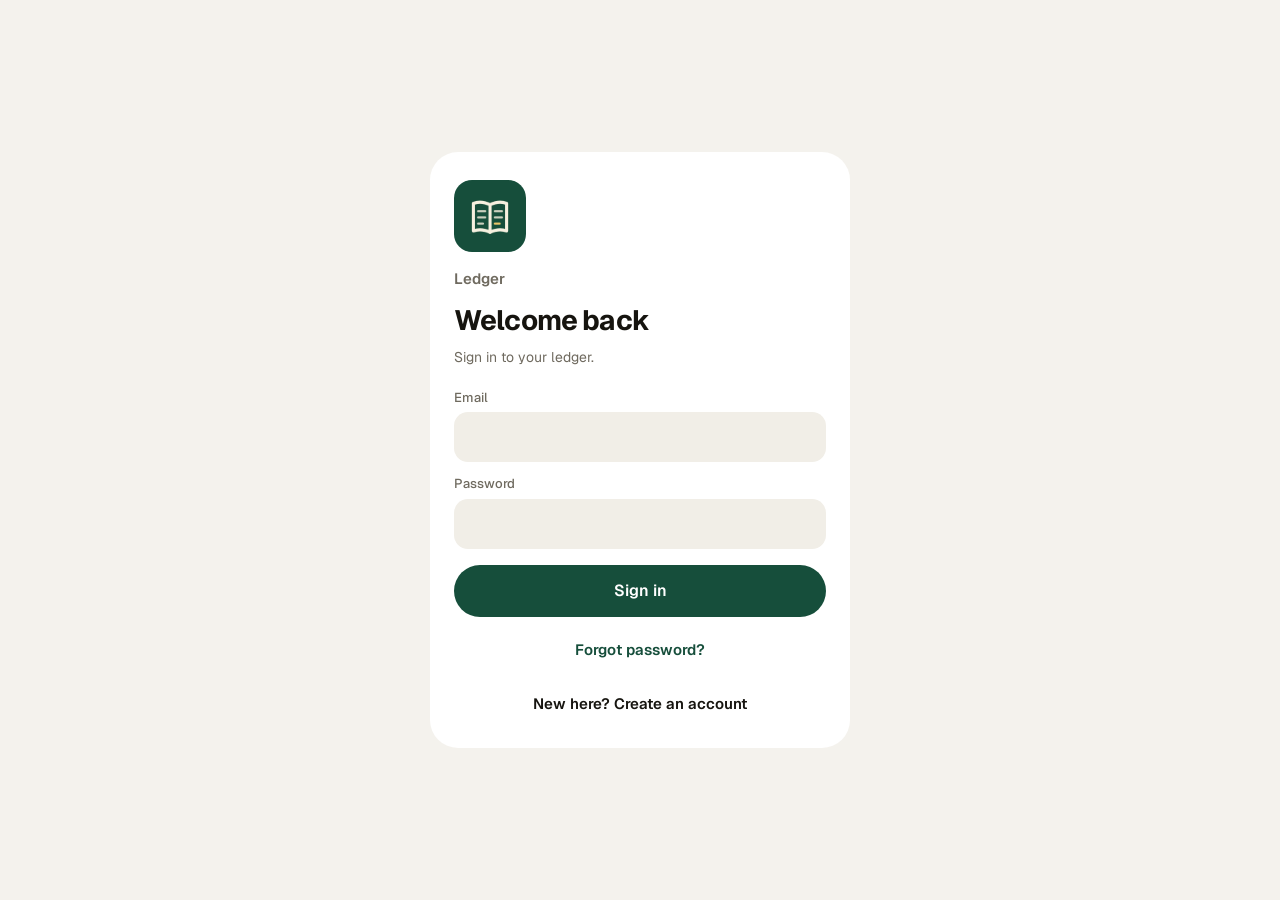
<file: index.html>
<!doctype html>
<html lang="en" dir="ltr">
<head>
<meta charset="utf-8">
<meta name="viewport" content="width=device-width,initial-scale=1,viewport-fit=cover">
<title>Ledger</title>
<meta name="description" content="Ledger: your personal double-entry money ledger.">
<meta name="theme-color" content="#F4F2ED">
<link rel="manifest" href="manifest.webmanifest">
<link rel="icon" href="icons/icon-192.png" type="image/png">
<link rel="apple-touch-icon" href="icons/apple-touch-icon.png">
<meta name="apple-mobile-web-app-capable" content="yes">
<meta name="mobile-web-app-capable" content="yes">
<meta name="apple-mobile-web-app-status-bar-style" content="default">
<meta name="apple-mobile-web-app-title" content="Ledger">
<link rel="preconnect" href="https://fonts.googleapis.com">
<link rel="preconnect" href="https://fonts.gstatic.com" crossorigin>
<link rel="stylesheet" href="https://fonts.googleapis.com/css2?family=Geist:wght@400;500;600;700&family=Geist+Mono:wght@400;500&family=IBM+Plex+Sans+Arabic:wght@400;500;600;700&display=swap">
<link rel="stylesheet" href="css/app.css">
</head>
<body>
<!-- SIGN IN -->
<div class="auth" id="auth" hidden>
  <div class="auth-card">
    <img class="auth-logo" src="icons/icon-192.png" alt="" width="72" height="72">
    <h1 class="auth-brand"><span data-brand>Ledger</span></h1>
    <h2 id="authH">Welcome back</h2>
    <p class="hint" id="authSub">Sign in to your ledger.</p>
    <form id="authForm" class="fields" novalidate autocomplete="on">
      <div class="f full" id="authNameWrap" hidden><label for="aFull" data-i18n="fullName">Full name</label><input id="aFull" name="name" autocomplete="name"></div>
      <div class="f full"><label for="aEmail" data-i18n="email">Email</label><input id="aEmail" name="email" spellcheck="false" type="email" inputmode="email" autocomplete="email" dir="ltr"></div>
      <div class="f full" id="authPassWrap"><label for="aPass" data-i18n="password">Password</label><input id="aPass" name="password" type="password" autocomplete="current-password" dir="ltr"></div>
      <div class="err" id="authErr" hidden></div>
      <button class="btn primary auth-go" type="submit" id="authGo">Sign in</button>
      <button class="btn ghost" type="button" id="authForgot" data-i18n="forgot">Forgot password?</button>
      <button class="btn" type="button" id="authSwap">New here? Create an account</button>
      <button class="btn" type="button" id="authDemo" hidden data-i18n="tryDemo">Try the demo</button>
    </form>
  </div>
</div>

<div id="app" hidden>
<header class="topbar">
  <div class="topbar-in">
    <div class="brand"><h1 id="brandMain">Ledger</h1></div>
    <nav class="tabs" data-i18n-aria="sections" aria-label="Sections">
      <button class="tab" type="button" data-view="overview" aria-current="page">
        <svg viewBox="0 0 24 24" fill="none" stroke="currentColor" stroke-width="2" stroke-linecap="round" stroke-linejoin="round" aria-hidden="true"><rect x="3" y="3" width="7" height="9" rx="1.5"/><rect x="14" y="3" width="7" height="5" rx="1.5"/><rect x="14" y="12" width="7" height="9" rx="1.5"/><rect x="3" y="16" width="7" height="5" rx="1.5"/></svg><span data-i18n="overview">Overview</span></button>
      <button class="tab" type="button" data-view="ledger">
        <svg viewBox="0 0 24 24" fill="none" stroke="currentColor" stroke-width="2" stroke-linecap="round" stroke-linejoin="round" aria-hidden="true"><path d="M4 4h16v16H4z"/><path d="M4 9h16M4 14h16M10 4v16"/></svg><span data-i18n="ledger">Ledger</span></button>
      <button class="tab" type="button" data-view="accounts">
        <svg viewBox="0 0 24 24" fill="none" stroke="currentColor" stroke-width="2" stroke-linecap="round" stroke-linejoin="round" aria-hidden="true"><rect x="2.5" y="5" width="19" height="14" rx="2.5"/><path d="M2.5 10h19M6.5 15h4"/></svg><span data-i18n="accounts">Accounts</span></button>
      <button class="tab" type="button" data-view="people">
        <svg viewBox="0 0 24 24" fill="none" stroke="currentColor" stroke-width="2" stroke-linecap="round" stroke-linejoin="round" aria-hidden="true"><circle cx="9" cy="8" r="3.5"/><path d="M2.5 20c.8-3.6 3.3-5.5 6.5-5.5s5.7 1.9 6.5 5.5"/><path d="M16 4.8a3.5 3.5 0 0 1 0 6.4M18.5 14.8c1.6.8 2.6 2.5 3 5.2"/></svg><span data-i18n="debts">Debts</span></button>
    </nav>
    <button class="btn primary" type="button" id="newTop" data-i18n="newEntryBtn">+ New entry</button>
    <button class="me-btn" type="button" id="meBtn" aria-label="My account">?</button>
  </div>
</header>

<main>
  <!-- OVERVIEW -->
  <section class="page" id="v-overview">
    <div class="banner" data-banner hidden></div>
    <div class="page-h">
      <div><div class="sub hello-date" id="helloDate"></div><h2 id="helloH">Overview</h2></div>
    </div>
    <div id="balGrid"></div>
    <div class="ov-grid">
      <div class="stack">
        <div class="card" id="monthCard">
          <div class="card-h"><h3 data-i18n="thisMonth">This month</h3>
            <div class="monthnav" data-i18n-aria="month" aria-label="Month">
              <button type="button" data-m="-1" data-i18n-aria="prevMonth" aria-label="Previous month">‹</button>
              <div class="label" data-monthlabel>—</div>
              <button type="button" data-m="1" data-i18n-aria="nextMonth" aria-label="Next month">›</button>
            </div>
          </div>
          <div class="card-b" id="mStats"></div>
        </div>
        <div class="card" id="recentCard">
          <div class="card-h"><h3 data-i18n="recent">Recent activity</h3><button class="btn ghost small" type="button" data-go="ledger" data-i18n="openLedger">Open ledger →</button></div>
          <div class="card-b"><div class="recent" id="recent"></div></div>
        </div>
      </div>
      <div class="stack">
        <div class="card" id="debtCard">
          <div class="card-h"><h3 data-i18n="debts">Debts</h3><button class="btn ghost small" type="button" data-go="people" data-i18n="viewAll">View all →</button></div>
          <div class="card-b" id="ovDebts"></div>
        </div>
        <div class="card" id="ovAcctCard">
          <div class="card-h"><h3 data-i18n="accounts">Accounts</h3><button class="btn ghost small" type="button" data-go="accounts" data-i18n="manage">Manage →</button></div>
          <div class="card-b"><div class="wstrip" id="ovAccts"></div></div>
        </div>
        <div class="card" id="catCard">
          <div class="card-h"><h3 data-i18n="byCategory">Spending by category</h3><span class="hint" data-monthlabel></span></div>
          <div class="card-b"><div class="bd" id="breakdown"></div></div>
        </div>
      </div>
    </div>
  </section>

  <!-- LEDGER -->
  <section class="page" id="v-ledger" hidden>
    <div class="banner" data-banner hidden></div>
    <div class="page-h">
      <div><h2 data-i18n="ledgerTitle">Account ledger</h2><div class="sub" data-i18n="ledgerSub">Every transaction per account, with a running balance. Debit is money in, credit is money out.</div></div>
      <button class="btn" type="button" id="exportBtn" data-i18n="export">Export CSV</button>
    </div>
    <div class="card">
      <div class="filters">
        <div class="fl acct"><label for="lAcct" data-i18n="account">Account</label><select id="lAcct"></select></div>
        <div class="fl"><label for="lFrom" data-i18n="from">From</label><input type="date" id="lFrom"></div>
        <div class="fl"><label for="lTo" data-i18n="to">To</label><input type="date" id="lTo"></div>
        <div class="fl"><label for="lType" data-i18n="voucherType">Voucher type</label>
          <select id="lType"><option value="" data-i18n="all">All</option><option value="income" data-i18n="t_income">Income</option><option value="expense" data-i18n="t_expense">Expense</option><option value="transfer" data-i18n="t_transfer">Transfer</option><option value="exchange" data-i18n="t_exchange">Exchange</option><option value="debt" data-i18n="t_debt">Debt</option></select></div>
        <div class="fl grow"><label for="lQ" data-i18n="search">Search</label><input type="search" id="lQ" data-i18n-ph="searchPh" placeholder="Note, category or account"></div>
      </div>
      <div class="filters" style="padding-top:0">
        <div class="ranges" id="ranges">
          <button type="button" data-r="month" data-i18n="r_month">This month</button>
          <button type="button" data-r="last" data-i18n="r_last">Last month</button>
          <button type="button" data-r="3m" data-i18n="r_3m">Last 3 months</button>
          <button type="button" data-r="year" data-i18n="r_year">This year</button>
          <button type="button" data-r="all" data-i18n="r_all">All time</button>
        </div>
      </div>
      <div id="ledgerOut"></div>
    </div>
  </section>

  <!-- ACCOUNTS -->
  <section class="page" id="v-accounts" hidden>
    <div class="banner" data-banner hidden></div>
    <div class="page-h">
      <div><h2 data-i18n="accounts">Accounts</h2><div class="sub" data-i18n="accSub">Cash, cards and digital wallets. Tap a card to see its ledger.</div></div>
      <button class="btn primary" type="button" data-addacct data-i18n="addAccountBtn">+ Add account</button>
    </div>
    <div id="accPage"></div>
  </section>

  <!-- DEBTS -->
  <section class="page" id="v-people" hidden>
    <div class="banner" data-banner hidden></div>
    <div class="page-h">
      <div><h2 data-i18n="debts">Debts</h2><div class="sub" data-i18n="debtsSub">Who owes you, and whom you owe.</div></div>
      <div class="actions"><button class="btn" type="button" data-addperson data-i18n="addPersonBtn">+ Add person</button><button class="btn primary" type="button" data-adddebt data-i18n="newDebtBtn">+ New debt</button></div>
    </div>
    <div id="pplOut"></div>
  </section>

</main>

<button class="fab" type="button" id="fab" data-i18n-aria="newEntry" aria-label="New entry">+</button>

<div class="scrim" id="scrim" hidden></div>

<!-- ENTRY SHEET -->
<aside class="sheet" id="entrySheet" hidden role="dialog" aria-modal="true" aria-labelledby="entryH">
  <div class="grab" aria-hidden="true"></div>
  <div class="sheet-h"><h2 id="entryH">New entry</h2><button class="xbtn" type="button" data-close data-i18n-aria="close" aria-label="Close">×</button></div>
  <div class="sheet-b">
    <div class="seg" role="group" data-i18n-aria="entryType" aria-label="Entry type">
      <button type="button" data-t="expense" aria-pressed="true" data-i18n="t_expense">Expense</button>
      <button type="button" data-t="income" aria-pressed="false" data-i18n="t_income">Income</button>
      <button type="button" data-t="transfer" aria-pressed="false" data-i18n="t_transfer">Transfer</button>
      <button type="button" data-t="exchange" aria-pressed="false" data-i18n="t_exchange">Exchange</button>
      <button type="button" data-t="debt" aria-pressed="false" data-i18n="t_debt">Debt</button>
    </div>
    <form id="entryForm" autocomplete="off" class="fields" novalidate>
      <div class="side-h pay" id="payH" hidden data-i18n="youPay">You pay</div>
      <div class="side-h recv" id="recvH" hidden data-i18n="youReceive">You receive</div>
      <div class="f full" id="dirWrap" hidden>
        <div class="dirs" id="dirs" role="group" data-i18n-aria="t_debt" aria-label="Debt">
          <button type="button" data-dir="lent" aria-pressed="true" data-i18n="d_lent">I lent</button>
          <button type="button" data-dir="borrowed" aria-pressed="false" data-i18n="d_borrowed">I borrowed</button>
          <button type="button" data-dir="collected" aria-pressed="false" data-i18n="d_collected">They paid me back</button>
          <button type="button" data-dir="repaid" aria-pressed="false" data-i18n="d_repaid">I paid back</button>
        </div>
      </div>
      <div class="f full" id="personWrap" hidden>
        <label for="fPerson" data-i18n="person">Person</label>
        <select id="fPerson"></select>
        <input id="fPersonNew" data-i18n-ph="personNewPh" placeholder="Name, e.g. Ali" hidden>
      </div>
      <div class="f full" id="amtWrap">
        <label for="fAmount" id="amountLbl">Amount</label>
        <input id="fAmount" class="amount-in" inputmode="decimal" placeholder="0" dir="ltr">
      </div>
      <div class="f" id="accWrap">
        <label for="fAccount" id="accLbl">From account</label>
        <select id="fAccount"></select>
      </div>
      <div class="f" id="toWrap" hidden>
        <label for="fTo" id="toLbl">To account</label>
        <select id="fTo"></select>
      </div>
      <div class="f" id="catWrap">
        <span class="flabel" data-i18n="category">Category</span>
        <div class="catgrid" id="catGrid" role="radiogroup" data-i18n-aria="category" aria-label="Category"></div>
        <label for="fCat" class="sr" data-i18n="category">Category</label>
        <input id="fCat" list="catList" placeholder="Food" hidden>
        <datalist id="catList"></datalist>
      </div>
      <div class="f" id="curWrap" hidden>
        <label for="fCur" data-i18n="currency">Currency</label>
        <select id="fCur"><option>IQD</option><option>USD</option><option>GBP</option><option>EUR</option><option>TRY</option><option>AED</option></select>
      </div>
      <div class="f full" id="toAmtWrap" hidden>
        <label for="fToAmt" id="toAmtLbl">Amount received</label>
        <input id="fToAmt" class="num" inputmode="decimal" placeholder="0" dir="ltr">
      </div>
      <div class="f full" id="rateWrap" hidden>
        <label for="fRate" id="rateLbl">Exchange rate</label>
        <input id="fRate" class="num" inputmode="decimal" data-i18n-ph="rate" placeholder="Rate" dir="ltr">
        <span class="hint" id="rateHint"></span>
      </div>
      <div class="f">
        <label for="fDate" data-i18n="date">Date</label>
        <div class="dq" id="dateQuick"><button type="button" class="pk" data-dq="0" data-i18n="dqToday">Today</button><button type="button" class="pk" data-dq="1" data-i18n="dqYest">Yesterday</button><input id="fDate" type="date" aria-label="Date"></div>
      </div>
      <div class="f full">
        <label for="fNote" data-i18n="note">Note</label>
        <input id="fNote" data-i18n-ph="notePh" placeholder="Lunch at the cafeteria">
      </div>
      <div class="f full">
        <div class="err" id="formErr" hidden></div>
        <div class="actions">
          <button class="btn primary" type="submit" id="saveBtn">Add expense</button>
          <button class="btn danger" type="button" id="delEntry" hidden data-i18n="delete">Delete</button>
        </div>
      </div>
    </form>
  </div>
</aside>

<!-- ACCOUNT SHEET -->
<aside class="sheet" id="acctSheet" hidden role="dialog" aria-modal="true" aria-labelledby="acctH">
  <div class="grab" aria-hidden="true"></div>
  <div class="sheet-h"><h2 id="acctH">New account</h2><button class="xbtn" type="button" data-close data-i18n-aria="close" aria-label="Close">×</button></div>
  <div class="sheet-b">
    <div class="presets" id="presets">
      <span class="lbl" data-i18n="quickAdd">Quick add</span>
      <div class="chips" id="chips"></div>
    </div>
    <form id="acctForm" autocomplete="off" class="fields" novalidate>
      <div class="f full"><label for="aName" data-i18n="accName">Account name</label><input id="aName" data-i18n-ph="accNamePh" placeholder="Bank account"></div>
      <div class="f"><label for="aKind" data-i18n="type">Type</label>
        <select id="aKind"><option value="Cash">Cash</option><option value="Bank card">Bank card</option><option value="Prepaid card">Prepaid card</option><option value="Digital wallet">Digital wallet</option><option value="Savings">Savings</option><option value="Other">Other</option></select></div>
      <div class="f"><label for="aCur" data-i18n="currency">Currency</label>
        <select id="aCur"><option>IQD</option><option>USD</option><option>GBP</option><option>EUR</option><option>TRY</option><option>AED</option></select></div>
      <div class="f full"><label for="aOpen" data-i18n="openingBal">Opening balance</label><input id="aOpen" class="num" inputmode="decimal" placeholder="0" dir="ltr">
        <span class="hint" data-i18n="openingHint">What the account held before you started recording here.</span></div>
      <div class="f full">
        <div class="err" id="acctErr" hidden></div>
        <div class="actions">
          <button class="btn primary" type="submit" id="aSave">Create account</button>
          <button class="btn" type="button" id="aLedger" hidden data-i18n="viewLedger">View ledger</button>
          <button class="btn danger" type="button" id="aDelete" hidden data-i18n="delete">Delete</button>
        </div>
      </div>
    </form>
  </div>
</aside>

<!-- PERSON SHEET -->
<aside class="sheet" id="personSheet" hidden role="dialog" aria-modal="true" aria-labelledby="personH">
  <div class="grab" aria-hidden="true"></div>
  <div class="sheet-h"><h2 id="personH">New person</h2><button class="xbtn" type="button" data-close data-i18n-aria="close" aria-label="Close">×</button></div>
  <div class="sheet-b">
    <form id="personForm" autocomplete="off" class="fields" novalidate>
      <div class="f full"><label for="pName" data-i18n="personName">Name</label><input id="pName" data-i18n-ph="personNewPh" placeholder="Name, e.g. Ali"></div>
      <div class="f full">
        <div class="err" id="personErr" hidden></div>
        <div class="actions">
          <button class="btn primary" type="submit" id="pSave">Add person</button>
          <button class="btn danger" type="button" id="pDelete" hidden data-i18n="delete">Delete</button>
        </div>
      </div>
    </form>
  </div>
</aside>


<!-- CATEGORIES SHEET -->
<aside class="sheet" id="catSheet" hidden role="dialog" aria-modal="true" aria-labelledby="catH">
  <div class="grab" aria-hidden="true"></div>
  <div class="sheet-h"><h2 id="catH" data-i18n="myCats">My categories</h2><button class="xbtn" type="button" data-close data-i18n-aria="close" aria-label="Close">×</button></div>
  <div class="sheet-b">
    <p class="hint" style="margin:0" data-i18n="catsSub">Add your own categories.</p>
    <div class="modes" id="catTypes" role="group"><button type="button" data-ct="expense" aria-pressed="true" data-i18n="t_expense">Expense</button><button type="button" data-ct="income" aria-pressed="false" data-i18n="t_income">Income</button></div>
    <form id="catForm" class="dq" autocomplete="off" novalidate><input id="catNew" data-i18n-ph="newCatPh" placeholder="New category name…" class="cat-in"><button class="btn primary" type="submit" data-i18n="addCat">Add</button></form>
    <div class="err" id="catErr" hidden></div>
    <span class="lbl" data-i18n="ownCats">Yours</span>
    <div class="cat-list" id="catMine"></div>
    <span class="lbl" data-i18n="builtInCats">General categories</span>
    <div class="chips" id="catBuiltIn"></div>
  </div>
</aside>

<!-- STATEMENT OF ACCOUNT SHEET -->
<aside class="sheet wide-soa" id="soaSheet" hidden role="dialog" aria-modal="true" aria-labelledby="soaH">
  <div class="grab" aria-hidden="true"></div>
  <div class="sheet-h"><h2 id="soaH" data-i18n="soaH">Statement of account</h2><button class="xbtn" type="button" data-close data-i18n-aria="close" aria-label="Close">×</button></div>
  <div class="sheet-b">
    <p class="hint" style="margin:0" data-i18n="soaSub">Every debt record with this person.</p>
    <div class="soa-prev" id="soaPrev"></div>
    <div class="soa-actions">
      <button class="btn primary" type="button" id="soaWa" data-i18n="soaWa">Send PDF (WhatsApp…)</button>
      <button class="btn" type="button" id="soaImg" data-i18n="soaImg">Share as image</button>
      <button class="btn" type="button" id="soaTxt" data-i18n="soaTxt">Share as text</button>
      <button class="btn" type="button" id="soaPdf" data-i18n="soaPdf">Save PDF</button>
    </div>
  </div>
</aside>

<!-- MY ACCOUNT SHEET -->
<aside class="sheet" id="meSheet" hidden role="dialog" aria-modal="true" aria-labelledby="meH">
  <div class="grab" aria-hidden="true"></div>
  <div class="sheet-h"><h2 id="meH" data-i18n="myAccount">My account</h2><button class="xbtn" type="button" data-close data-i18n-aria="close" aria-label="Close">×</button></div>
  <div class="sheet-b">
    <div class="me-card"><span class="ico avatar me-av" id="meAvatar">?</span><div style="min-width:0"><div class="nm" id="meName"></div><div class="hint" id="meEmail"></div></div></div>
    <div class="f full"><label for="meFull" data-i18n="fullName">Full name</label><input id="meFull" autocomplete="name"></div>
    <div class="actions"><button class="btn" type="button" id="meSave" data-i18n="saveName">Save name</button>
      <button class="btn" type="button" id="meChangePass" data-i18n="changePass">Change password</button></div>
    <div class="f full" id="meNewPassWrap" hidden><label for="meNewPass" data-i18n="newPass">New password</label>
      <div class="dq"><input id="meNewPass" type="password" autocomplete="new-password"><button class="btn primary" type="button" id="meNewPassBtn" data-i18n="setPass">Set password</button></div></div>
    <button class="btn" type="button" id="meCats" data-i18n="manageCats">Manage categories</button>
    <a class="btn" id="meAdmin" href="admin.html" hidden data-i18n="backOffice">Open back office</a>
    <button class="btn danger" type="button" id="meOut" data-i18n="signOut">Sign out</button>
    <p class="hint" style="margin:0;text-align:center">Ledger · v8</p>
  </div>
</aside>

</div>
<div class="toast" id="toast" role="status" aria-live="polite"></div>

<script src="config.js"></script>
<script src="vendor/supabase.js"></script>
<script src="js/app.js"></script>
<script src="js/pwa.js"></script>
</body>
</html>
</file>
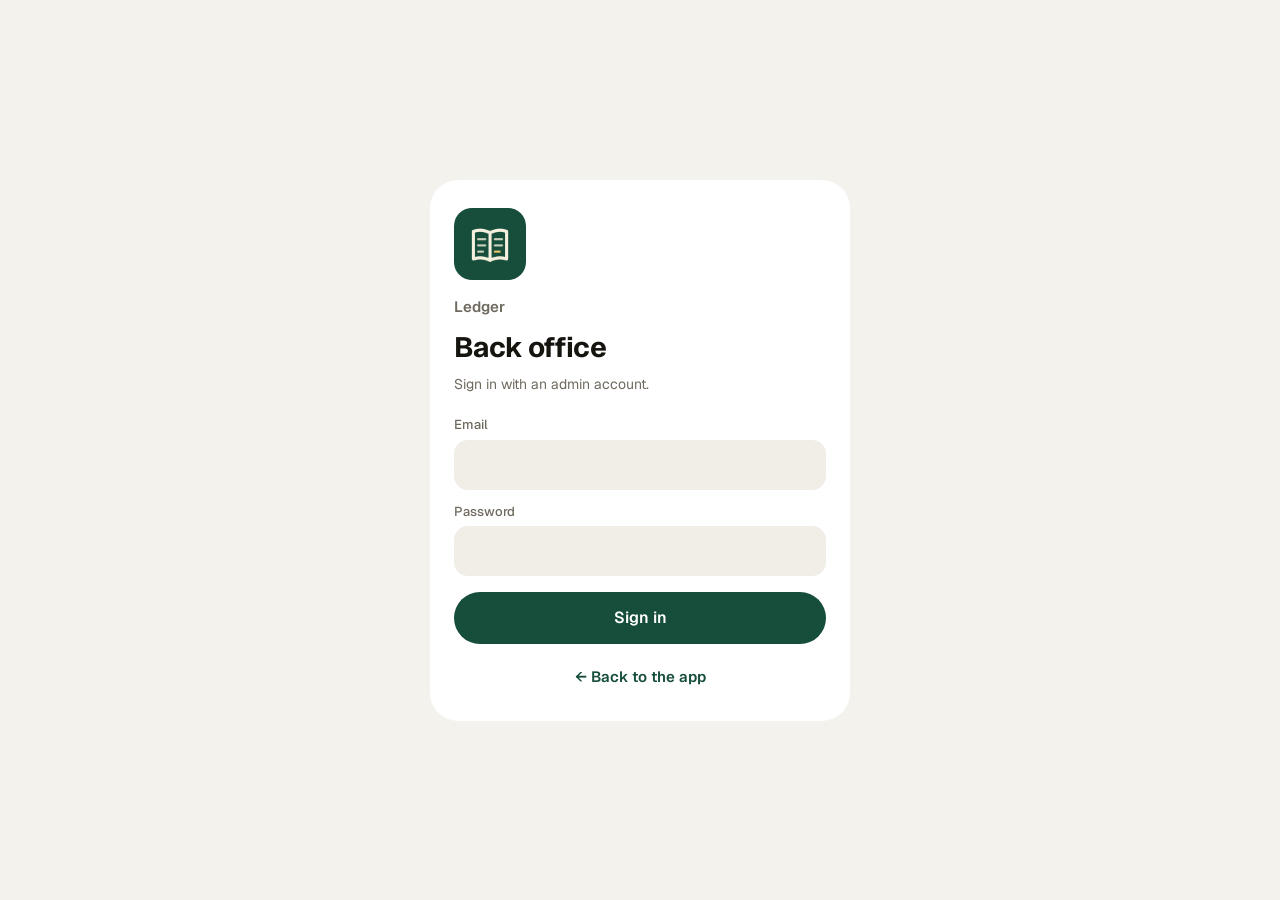
<file: admin.html>
<!doctype html>
<html lang="en" dir="ltr">
<head>
<meta charset="utf-8">
<meta name="viewport" content="width=device-width,initial-scale=1,viewport-fit=cover">
<title>Ledger Back Office</title>
<meta name="theme-color" content="#F4F2ED">
<meta name="robots" content="noindex">
<link rel="icon" href="icons/icon-192.png" type="image/png">
<link rel="apple-touch-icon" href="icons/apple-touch-icon.png">
<link rel="preconnect" href="https://fonts.googleapis.com">
<link rel="preconnect" href="https://fonts.gstatic.com" crossorigin>
<link rel="stylesheet" href="https://fonts.googleapis.com/css2?family=Geist:wght@400;500;600;700&family=IBM+Plex+Sans+Arabic:wght@400;500;600;700&display=swap">
<link rel="stylesheet" href="css/app.css">
<link rel="stylesheet" href="css/admin.css">
</head>
<body>

<!-- SIGN IN -->
<div class="auth" id="auth" hidden>
  <div class="auth-card">
    <img class="auth-logo" src="icons/icon-192.png" alt="" width="72" height="72">
    <h1 class="auth-brand">Ledger</h1>
    <h2>Back office</h2>
    <p class="hint">Sign in with an admin account.</p>
    <form id="authForm" class="fields" novalidate>
      <div class="f full"><label for="aEmail">Email</label><input id="aEmail" name="email" spellcheck="false" type="email" autocomplete="email" dir="ltr"></div>
      <div class="f full"><label for="aPass">Password</label><input id="aPass" type="password" autocomplete="current-password" dir="ltr"></div>
      <div class="err" id="authErr" hidden></div>
      <button class="btn primary auth-go" type="submit" id="authGo">Sign in</button>
      <a class="btn ghost" href="index.html">← Back to the app</a>
    </form>
  </div>
</div>

<div id="app" hidden>
<header class="topbar">
  <div class="topbar-in">
    <div class="brand"><h1>Ledger</h1><span class="ar">Back office</span></div>
    <nav class="tabs" aria-label="Sections">
      <button class="tab" type="button" data-view="dash" aria-current="page">
        <svg viewBox="0 0 24 24" fill="none" stroke="currentColor" stroke-width="2" stroke-linecap="round" stroke-linejoin="round" aria-hidden="true"><rect x="3" y="3" width="7" height="9" rx="1.5"/><rect x="14" y="3" width="7" height="5" rx="1.5"/><rect x="14" y="12" width="7" height="9" rx="1.5"/><rect x="3" y="16" width="7" height="5" rx="1.5"/></svg><span>Dashboard</span></button>
      <button class="tab" type="button" data-view="users">
        <svg viewBox="0 0 24 24" fill="none" stroke="currentColor" stroke-width="2" stroke-linecap="round" stroke-linejoin="round" aria-hidden="true"><circle cx="9" cy="8" r="3.5"/><path d="M2.5 20c.8-3.6 3.3-5.5 6.5-5.5s5.7 1.9 6.5 5.5"/><path d="M16 4.8a3.5 3.5 0 0 1 0 6.4M18.5 14.8c1.6.8 2.6 2.5 3 5.2"/></svg><span>Users</span></button>
      <button class="tab" type="button" data-view="tx">
        <svg viewBox="0 0 24 24" fill="none" stroke="currentColor" stroke-width="2" stroke-linecap="round" stroke-linejoin="round" aria-hidden="true"><path d="M4 4h16v16H4z"/><path d="M4 9h16M4 14h16M10 4v16"/></svg><span>Transactions</span></button>
    </nav>
    <a class="btn small" href="index.html">Open app</a>
    <button class="me-btn" type="button" id="outBtn" title="Sign out" aria-label="Sign out">?</button>
  </div>
</header>

<main>
  <!-- DASHBOARD -->
  <section class="page" id="v-dash">
    <div class="page-h"><div><h2>Dashboard</h2><div class="sub" id="dashSub">Everyone using Ledger, at a glance.</div></div>
      <button class="btn" type="button" data-refresh>Refresh</button></div>
    <div class="rtiles" id="kpis"></div>
    <div class="ov-grid">
      <div class="card"><div class="card-h"><h3>This month by currency</h3><span class="hint" id="dashMonth"></span></div><div class="card-b" id="dashCur"></div></div>
      <div class="card"><div class="card-h"><h3>Newest users</h3><button class="btn ghost small" type="button" data-go="users">All users →</button></div><div class="card-b" id="dashUsers"></div></div>
    </div>
    <div class="card"><div class="card-h"><h3>Latest transactions</h3><button class="btn ghost small" type="button" data-go="tx">All transactions →</button></div>
      <div class="tbl-wrap" id="dashTx"></div></div>
  </section>

  <!-- USERS -->
  <section class="page" id="v-users" hidden>
    <div class="page-h"><div><h2>Users</h2><div class="sub">Every login, with what they've recorded.</div></div>
      <button class="btn primary" type="button" id="addUserBtn">+ Add user</button></div>
    <div class="card">
      <div class="filters">
        <div class="fl grow"><label for="uQ">Search</label><input type="search" id="uQ" placeholder="Name or email…"></div>
        <div class="fl"><label for="uRole">Role</label><select id="uRole"><option value="">All</option><option value="user">Users</option><option value="admin">Admins</option></select></div>
        <div class="fl"><label for="uStatus">Status</label><select id="uStatus"><option value="">All</option><option value="active">Active</option><option value="disabled">Disabled</option></select></div>
      </div>
      <div class="tbl-wrap" id="usersOut"></div>
    </div>
  </section>

  <!-- TRANSACTIONS -->
  <section class="page" id="v-tx" hidden>
    <div class="page-h"><div><h2>Transactions</h2><div class="sub">All entries from all users. Tap a row to edit or delete it.</div></div>
      <button class="btn" type="button" id="txExport">Export CSV</button></div>
    <div class="card">
      <div class="filters">
        <div class="fl acct"><label for="tUser">User</label><select id="tUser"><option value="">All users</option></select></div>
        <div class="fl"><label for="tType">Type</label>
          <select id="tType"><option value="">All</option><option value="income">Income</option><option value="expense">Expense</option><option value="transfer">Transfer</option><option value="exchange">Exchange</option><option value="debt">Debt</option></select></div>
        <div class="fl"><label for="tFrom">From</label><input type="date" id="tFrom"></div>
        <div class="fl"><label for="tTo">To</label><input type="date" id="tTo"></div>
        <div class="fl grow"><label for="tQ">Search</label><input type="search" id="tQ" placeholder="Note or category…"></div>
      </div>
      <div class="tbl-wrap" id="txOut"></div>
      <div class="pager"><span class="hint" id="txCount"></span><span class="actions"><button class="btn small" type="button" id="txPrev">← Newer</button><button class="btn small" type="button" id="txNext">Older →</button></span></div>
    </div>
  </section>
</main>

<div class="scrim" id="scrim" hidden></div>

<!-- USER SHEET -->
<aside class="sheet wide" id="userSheet" hidden role="dialog" aria-modal="true" aria-labelledby="uH">
  <div class="sheet-h"><h2 id="uH">User</h2><button class="xbtn" type="button" data-close aria-label="Close">×</button></div>
  <div class="sheet-b" id="userBody"></div>
</aside>

<!-- ADD USER SHEET -->
<aside class="sheet" id="addSheet" hidden role="dialog" aria-modal="true" aria-labelledby="addH">
  <div class="sheet-h"><h2 id="addH">Add user</h2><button class="xbtn" type="button" data-close aria-label="Close">×</button></div>
  <div class="sheet-b">
    <p class="hint" style="margin:0">Creates a login for someone else. Give them the email and password; they can change the password from the app after signing in.</p>
    <form id="addForm" class="fields" novalidate>
      <div class="f full"><label for="nName">Full name</label><input id="nName"></div>
      <div class="f full"><label for="nEmail">Email</label><input id="nEmail" spellcheck="false" type="email" dir="ltr" autocomplete="off"></div>
      <div class="f full"><label for="nPass">Temporary password</label><input id="nPass" dir="ltr" autocomplete="off"><span class="hint">At least 6 characters.</span></div>
      <div class="err" id="addErr" hidden></div>
      <div class="actions"><button class="btn primary" type="submit" id="addGo">Create user</button></div>
    </form>
  </div>
</aside>

<!-- TRANSACTION SHEET -->
<aside class="sheet" id="txSheet" hidden role="dialog" aria-modal="true" aria-labelledby="txH">
  <div class="sheet-h"><h2 id="txH">Edit transaction</h2><button class="xbtn" type="button" data-close aria-label="Close">×</button></div>
  <div class="sheet-b">
    <div class="me-card" id="txWho"></div>
    <form id="txForm" class="fields" novalidate>
      <div class="f full"><label for="eAmount">Amount</label><input id="eAmount" inputmode="decimal" dir="ltr"></div>
      <div class="f full" id="eToWrap"><label for="eToAmount">Amount received</label><input id="eToAmount" inputmode="decimal" dir="ltr"></div>
      <div class="f full"><label for="eDate">Date</label><input id="eDate" type="date"></div>
      <div class="f full" id="eCatWrap"><label for="eCat">Category</label><input id="eCat"></div>
      <div class="f full"><label for="eNote">Note</label><input id="eNote"></div>
      <div class="err" id="txErr" hidden></div>
      <div class="actions"><button class="btn primary" type="submit">Save changes</button><button class="btn danger" type="button" id="txDel">Delete</button></div>
      <p class="hint" id="txMeta" style="margin:0"></p>
    </form>
  </div>
</aside>
</div>

<div class="toast" id="toast" role="status" aria-live="polite"></div>

<script src="config.js"></script>
<script src="vendor/supabase.js"></script>
<script src="js/admin.js"></script>
</body>
</html>
</file>
<file: css/app.css>
:root{
  --bg:#FFFFFF; --surface:#FFFFFF; --sunk:#FFFFFF; --hover:#F7F7F7; --ink:#0A0A0A; --ink2:#2E2E2E; --muted:#737373; --line:#E2E2E2; --line2:#EFEFEF;
  --accent:#0A0A0A; --accent-ink:#FFFFFF; --accent-soft:#F1F1F1;
  --in:#15803D; --in-soft:#F1F1F1; --out:#C62828; --out-soft:#F1F1F1; --xfer:#0A0A0A; --xfer-soft:#F1F1F1;
  --shadow:none;
  --display:"Geist","IBM Plex Sans Arabic","Segoe UI",system-ui,sans-serif;
  --body:"Geist","IBM Plex Sans Arabic","Segoe UI",system-ui,sans-serif;
  --mono:"Geist Mono",ui-monospace,"SFMono-Regular",Menlo,monospace;
  --r:16px;
}
*{box-sizing:border-box}
:root{color-scheme:light}
/* keep the page white edge to edge: no dark host colour showing through when the page bounces or scrolls past its ends */
html{background:#FFFFFF;overscroll-behavior-y:none;min-height:100%}
body{overscroll-behavior-y:none;min-height:100vh;min-height:100dvh}
[hidden]{display:none!important}
body{background:var(--bg);color:var(--ink);font-family:var(--body);font-size:14px;line-height:1.45}
h1,h2,h3{font-family:var(--display);margin:0;text-wrap:balance;letter-spacing:-.025em;font-weight:600}
button,input,select{font:inherit;color:inherit}
button{cursor:pointer;-webkit-tap-highlight-color:transparent;touch-action:manipulation}
.btn,.tab,.chip,.seg button,.ranges button,.fab,.arow,.acc-card{transition:transform .08s ease,background-color .12s ease}
.btn:active,.chip:active,.seg button:active,.ranges button:active,.fab:active,.acc-add:active{transform:scale(.97)}
.rrow:active,.arow:active,table.gl tbody tr.tx:active td{background:var(--hover)}
:focus-visible{outline:2px solid var(--accent);outline-offset:2px}
.num{font-family:var(--mono);font-variant-numeric:tabular-nums}
.money{white-space:nowrap}
small.cur{font-family:var(--mono);font-size:.7em;color:var(--muted);margin-inline-start:4px;letter-spacing:.04em;font-weight:400}
.pos{color:var(--in)} .neg{color:var(--out)}
.lbl{font-size:11px;text-transform:uppercase;letter-spacing:.08em;color:var(--muted);font-weight:600}
.hint{font-size:12px;color:var(--muted)}
.err{font-size:13px;color:var(--out)}

/* ---------- top bar ---------- */
.topbar{position:sticky;top:env(safe-area-inset-top,0px);z-index:20;background:var(--bg);border-bottom:1px solid var(--line)}
.topbar-in{max-width:1240px;margin:0 auto;padding-inline:20px;height:62px;display:flex;align-items:center;gap:24px}
.brand{display:flex;align-items:baseline;gap:8px;flex:none}
.brand h1{font-size:22px}
.brand .ar{font-family:var(--display);color:var(--muted);font-size:17px}
.tabs{display:flex;gap:4px;flex:1}
.tab{border:0;background:transparent;padding:8px 14px;border-radius:9px;font-weight:600;color:var(--muted);display:flex;align-items:center;gap:8px}
.tab svg{width:18px;height:18px}
.tab:hover{color:var(--ink);background:var(--sunk)}
.tab[aria-current="page"]{color:var(--accent-ink);background:var(--accent)}
.btn{border:1px solid var(--line);background:var(--surface);border-radius:9px;padding:8px 14px;font-weight:600;display:inline-flex;align-items:center;gap:6px;white-space:nowrap}
.btn:hover{background:var(--hover)}
.btn.primary{background:var(--accent);border-color:var(--accent);color:var(--accent-ink)}
.btn.primary:hover{filter:brightness(1.08);background:var(--accent)}
.btn.small{padding:6px 11px;font-size:13px}
.btn.ghost{border-color:transparent;background:transparent;color:var(--accent)}
.btn.ghost:hover{background:var(--accent-soft)}
.btn.danger{color:var(--out)}
.btn.danger.confirm{background:var(--out);border-color:var(--out);color:#fff}
.btn:disabled{opacity:.55;cursor:default}

/* ---------- page ---------- */
.page{max-width:1240px;margin:0 auto;padding-inline:20px;padding-block:24px 96px;display:flex;flex-direction:column;gap:20px}
.page-h{display:flex;align-items:flex-end;justify-content:space-between;gap:12px;flex-wrap:wrap}
.page-h h2{font-size:26px}
.page-h .sub{color:var(--muted);margin-top:2px}
.card{background:var(--surface);border:1px solid var(--line);border-radius:var(--r);box-shadow:var(--shadow);min-width:0}
.card-h{display:flex;align-items:center;justify-content:space-between;gap:10px;padding:16px 18px 0;flex-wrap:wrap}
.card-h h3{font-size:16px}
.card-b{padding:14px 18px 18px}
.banner{background:var(--sunk);border:1px solid var(--line);border-radius:10px;padding:10px 14px;font-size:13px}

/* overview */
.bal-grid{display:grid;grid-template-columns:repeat(auto-fit,minmax(220px,1fr));gap:14px}
.bal{padding:18px 20px;display:flex;flex-direction:column;gap:6px}
.bal .big{font-size:32px;font-weight:500;letter-spacing:-.03em;line-height:1.1}
.bal .meta{font-size:12px;color:var(--muted)}
.ov-grid{display:grid;grid-template-columns:1.1fr 1fr;gap:20px;align-items:start}
.monthnav{display:inline-flex;align-items:center;gap:2px;background:var(--surface);border:1px solid var(--line);border-radius:999px;padding:3px}
.monthnav button{border:0;background:transparent;width:30px;height:30px;border-radius:50%;font-size:16px;color:var(--muted)}
.monthnav button:hover{background:var(--sunk);color:var(--ink)}
.monthnav .label{min-width:124px;text-align:center;font-weight:600;font-size:13px}
.mstats{width:100%;border-collapse:collapse}
.mstats th{text-align:end;font-size:11px;text-transform:uppercase;letter-spacing:.08em;color:var(--muted);font-weight:600;padding:0 0 8px}
.mstats th:first-child,.mstats td:first-child{text-align:start}
.mstats td{padding:10px 0;border-top:1px solid var(--line2);text-align:end;font-size:15px}
.mstats td:first-child{font-weight:600;font-family:var(--mono);font-size:13px;color:var(--ink2)}
.alist{display:flex;flex-direction:column}
.arow{display:grid;grid-template-columns:auto 1fr auto;gap:12px;align-items:center;padding:11px 8px;border:0;border-top:1px solid var(--line2);background:none;text-align:start;width:100%;border-radius:0}
.arow:first-child{border-top:0}
.arow:hover{background:var(--hover)}
.arow .nm{font-weight:600}
.arow .kd{font-size:12px;color:var(--muted)}
.arow .v{font-size:15px;text-align:end}
.ico{width:34px;height:34px;border-radius:10px;display:grid;place-items:center;flex:none}
.ico svg{width:18px;height:18px}
.ico{background:var(--sunk);color:var(--ink);border:1px solid var(--line)}
.bd{display:flex;flex-direction:column;gap:10px}
.bd-cur{font-size:12px;color:var(--muted);font-weight:600;letter-spacing:.06em;margin-top:4px}
.bar{display:grid;grid-template-columns:minmax(90px,140px) 1fr auto;gap:12px;align-items:center;font-size:13px}
.bar .track{height:8px;background:#EFEFEF;border-radius:4px;overflow:hidden}
.bar .fill{display:block;height:100%;background:var(--ink);border-radius:4px}
.bar .v{min-width:92px;text-align:end}
.recent{display:flex;flex-direction:column}
.rrow{display:grid;grid-template-columns:auto 1fr auto;gap:12px;align-items:center;padding:10px 8px;border-top:1px solid var(--line2);cursor:pointer}
.rrow:first-child{border-top:0}
.rrow:hover{background:var(--hover)}
.rrow .t{font-weight:600}
.rrow .s{font-size:12px;color:var(--muted)}
.rrow .amt{text-align:end;font-size:14px;white-space:nowrap}
.two{display:flex;flex-direction:column;align-items:flex-end;gap:1px}
.vt{display:inline-block;font-size:11px;font-weight:600;padding:2px 8px;border-radius:999px;white-space:nowrap}
.vt{border:1px solid var(--line);background:var(--surface);color:var(--ink2)}
.vt.income::before,.vt.expense::before{content:"";display:inline-block;width:6px;height:6px;border-radius:50%;margin-inline-end:6px;vertical-align:1px}
.vt.income::before{background:var(--in)} .vt.expense::before{background:var(--out)}
.vt.open{border-style:dashed;color:var(--muted)}
.empty{padding:28px 8px;text-align:center;color:var(--muted)}

/* ---------- ledger ---------- */
.filters{display:flex;flex-wrap:wrap;gap:10px;align-items:flex-end;padding:16px 18px}
.fl{display:flex;flex-direction:column;gap:4px}
.fl label{font-size:12px;color:var(--muted);font-weight:500}
.fl select,.fl input{background:var(--sunk);border:1px solid var(--line);border-radius:8px;padding:7px 10px;min-height:38px}
.fl.grow{flex:1;min-width:180px}
.fl.acct select{min-width:220px;font-weight:600}
.ranges{display:flex;gap:4px;flex-wrap:wrap}
.ranges button{border:1px solid var(--line);background:var(--surface);border-radius:999px;padding:5px 12px;font-size:12px;font-weight:600;color:var(--muted)}
.ranges button[aria-pressed="true"]{background:var(--ink);border-color:var(--ink);color:var(--bg)}
.ledger-sec{display:flex;flex-direction:column}
.lh{display:flex;align-items:center;gap:14px;padding:18px 18px 14px;border-top:1px solid var(--line);flex-wrap:wrap}
.lh:first-child{border-top:0}
.lh .ttl{flex:1;min-width:180px}
.lh .ttl h3{font-size:18px}
.lh .ttl .kd{color:var(--muted);font-size:12px}
.lsum{display:grid;grid-template-columns:repeat(4,minmax(0,1fr));border-top:1px solid var(--line2);border-bottom:1px solid var(--line2);background:var(--sunk)}
.lsum > div{padding:12px 18px;display:flex;flex-direction:column;gap:3px;border-inline-start:1px solid var(--line2)}
.lsum > div:first-child{border-inline-start:0}
.lsum .v{font-size:17px;font-weight:500}
.tbl-wrap{overflow-x:auto}
table.gl{width:100%;border-collapse:collapse;min-width:820px;font-size:14px}
table.gl th{position:sticky;top:0;background:var(--surface);text-align:start;font-size:11px;text-transform:uppercase;letter-spacing:.07em;color:var(--muted);font-weight:600;padding:12px 14px;border-bottom:1px solid var(--line);white-space:nowrap}
table.gl td{padding:12px 14px;border-bottom:1px solid var(--line2);vertical-align:top}
table.gl th.n,table.gl td.n{text-align:end;white-space:nowrap}
table.gl td.n{font-family:var(--mono);font-variant-numeric:tabular-nums}
table.gl tbody tr.tx{cursor:pointer}
table.gl tbody tr.tx:hover td{background:var(--hover)}
table.gl tr.edge td{background:#F7F7F7;font-weight:600;color:var(--ink2)}
table.gl tr.total td{border-top:1px solid var(--line);font-weight:600}
table.gl td.date{white-space:nowrap;color:var(--ink2)}
table.gl td.rem{color:var(--muted);max-width:320px;overflow-wrap:anywhere}
table.gl td.against{font-weight:500}
table.gl td.dr{color:var(--in)} table.gl td.cr{color:var(--out)}
table.gl td.bal{font-weight:600}
table.gl td .sub{display:block;font-size:12px;color:var(--muted);font-family:var(--body);font-weight:400}

/* accounts page */
.acc-grid{display:grid;grid-template-columns:repeat(auto-fill,minmax(250px,1fr));gap:14px}
.acc-card{padding:16px 18px;display:flex;flex-direction:column;gap:14px;text-align:start;border:1px solid var(--line);background:var(--surface);border-radius:var(--r);box-shadow:var(--shadow)}
.acc-card .top{display:flex;gap:12px;align-items:center}
.acc-card .nm{font-weight:600;font-size:15px}
.acc-card .kd{font-size:12px;color:var(--muted)}
.acc-card .big{font-size:22px;font-weight:500}
.acc-card .ops{display:flex;gap:6px;margin-top:auto}
.acc-add{border:1.5px dashed var(--line);background:transparent;border-radius:var(--r);display:grid;place-items:center;min-height:150px;color:var(--accent);font-weight:600;gap:6px;box-shadow:none}
.acc-add:hover{background:var(--accent-soft);border-color:var(--accent)}
.cur-h{display:flex;align-items:baseline;gap:10px;margin-top:6px}
.cur-h h3{font-size:15px}

/* ---------- sheets ---------- */
.scrim{position:fixed;inset:0;background:rgba(0,0,0,.32);z-index:40;opacity:0;transition:opacity .2s ease}
.scrim.in{opacity:1}
.scrim.drag,.sheet.drag{transition:none!important}
.sheet{position:fixed;z-index:41;top:0;inset-inline-end:0;bottom:0;width:min(440px,100%);background:var(--surface);border-inline-start:1px solid var(--line);box-shadow:-10px 0 40px rgba(0,0,0,.14);display:flex;flex-direction:column;padding-top:env(safe-area-inset-top,0px);transform:translateX(100%);transition:transform .22s cubic-bezier(.2,.8,.2,1);will-change:transform}
[dir="rtl"] .sheet{transform:translateX(-100%);box-shadow:10px 0 40px rgba(0,0,0,.14)}
.sheet.in{transform:none}
.grab{display:none}
[dir="rtl"] .monthnav button{transform:scaleX(-1)}
.lang{gap:6px;padding:7px 11px;font-size:13px}
.lang svg{width:16px;height:16px}
.stack{display:flex;flex-direction:column;gap:20px;min-width:0}
[dir="rtl"] .lbl,[dir="rtl"] table.gl th,[dir="rtl"] .side-h{letter-spacing:0}
[dir="rtl"] body{font-size:15px}
.sheet-h{display:flex;align-items:center;justify-content:space-between;padding:18px 20px;border-bottom:1px solid var(--line2)}
.sheet-h h2{font-size:19px}
.xbtn{border:0;background:var(--sunk);width:34px;height:34px;border-radius:50%;font-size:18px;color:var(--muted)}
.xbtn:hover{color:var(--ink)}
.sheet-b{overscroll-behavior:contain;-webkit-overflow-scrolling:touch;padding:18px 20px calc(24px + env(safe-area-inset-bottom,0px));overflow-y:auto;display:flex;flex-direction:column;gap:16px;flex:1}
.seg{display:grid;grid-template-columns:repeat(5,1fr);background:var(--surface);border:1px solid var(--line);border-radius:10px;padding:3px;gap:3px}
.seg button{border:0;background:transparent;border-radius:8px;padding:8px 0;font-weight:600;font-size:13px;color:var(--muted)}
.seg button[aria-pressed="true"]{background:var(--ink);color:var(--bg)!important;box-shadow:none}
.seg button[aria-pressed="true"]{color:var(--ink)}
.fields{display:grid;grid-template-columns:1fr 1fr;gap:12px}
.f{display:flex;flex-direction:column;gap:5px;min-width:0}
.f.full{grid-column:1/-1}
.f label{font-size:12px;color:var(--muted);font-weight:500}
.f input,.f select{width:100%;background:var(--sunk);border:1px solid var(--line);border-radius:9px;padding:9px 11px;min-height:42px}
.f input:focus,.f select:focus{border-color:var(--ink);outline:none;box-shadow:0 0 0 1px var(--ink)}
.amount-in{font-family:var(--mono);font-size:22px!important;font-weight:500}
.fields.ex > *{order:20}
.fields.ex #payH{order:1} .fields.ex #accWrap{order:2} .fields.ex #amtWrap{order:3;grid-column:auto}
.fields.ex #recvH{order:4} .fields.ex #toWrap{order:5} .fields.ex #toAmtWrap{order:6;grid-column:auto}
.fields.ex #rateWrap{order:7}
.side-h{grid-column:1/-1;font-size:11px;text-transform:uppercase;letter-spacing:.08em;font-weight:700}
.side-h.pay{color:var(--ink)}
.side-h.recv{color:var(--ink);border-top:1px dashed var(--line);padding-top:12px;margin-top:2px}
.actions{display:flex;gap:8px;flex-wrap:wrap;align-items:center}
.presets{display:flex;flex-direction:column;gap:8px}
.chips{display:flex;flex-wrap:wrap;gap:6px}
.chip{border:1px solid var(--line);background:var(--surface);border-radius:999px;padding:6px 12px;font-size:13px;font-weight:500}
.chip:hover{border-color:var(--accent);color:var(--accent)}
.chip[aria-pressed="true"]{background:var(--accent-soft);border-color:var(--accent);color:var(--accent)}

.dirs{display:grid;grid-template-columns:1fr 1fr;gap:6px}
.dirs button{border:1px solid var(--line);background:var(--surface);border-radius:9px;padding:10px 8px;font-weight:600;font-size:13px;color:var(--ink2)}
.dirs button[aria-pressed="true"]{background:var(--ink);border-color:var(--ink);color:var(--bg)}
.avatar{font-weight:700;font-size:14px;font-family:var(--body)}
.pstat{display:flex;flex-direction:column;align-items:flex-end;gap:2px;font-size:13px;text-align:end}
.pstat .lab{font-size:11px;color:var(--muted);font-weight:500}
.debt-sum{display:grid;grid-template-columns:1fr 1fr;gap:14px}
.debt-sum > div{display:flex;flex-direction:column;gap:4px}
.debt-sum .v{font-size:18px;font-weight:500}
.bal .big.muted{color:var(--muted)}
.lh .actions{flex-wrap:wrap}
#pplOut{display:flex;flex-direction:column;gap:20px}
#v-accounts > #gsCard{margin-top:6px}
.gsb{display:flex;flex-direction:column;gap:12px}
a.btn{text-decoration:none;color:var(--ink)}
.gsauto{display:flex;align-items:center;gap:8px;font-size:13px;cursor:pointer}
.gsdot{display:inline-block;width:8px;height:8px;border-radius:50%;background:#C8C8C8;margin-inline-end:8px;vertical-align:2px}
.gsdot.ok{background:var(--in)} .gsdot.busy{background:#B45309} .gsdot.bad{background:var(--out)}
.fields.debt > *{order:20}
.fields.debt #dirWrap{order:1} .fields.debt #personWrap{order:2} .fields.debt #amtWrap{order:3;grid-column:auto} .fields.debt #curWrap{order:4}
.fields.debt #accWrap{order:5;grid-column:1/-1}
.modes{display:inline-grid;grid-auto-flow:column;gap:3px;border:1px solid var(--line);border-radius:10px;padding:3px;background:var(--surface)}
.modes button{border:0;background:transparent;border-radius:8px;padding:7px 14px;font-weight:600;font-size:13px;color:var(--muted)}
.modes button[aria-pressed="true"]{background:var(--ink);color:var(--bg)}
.chat{display:flex;flex-direction:column;overflow:hidden}
.msgs{display:flex;flex-direction:column;gap:12px;padding:18px;min-height:280px;max-height:min(62vh,640px);overflow-y:auto;overscroll-behavior:contain}
.msg{max-width:min(86%,680px);padding:10px 14px;line-height:1.55;overflow-wrap:anywhere}
.msg.user{align-self:flex-end;background:var(--ink);color:var(--bg);border-radius:16px 16px 4px 16px}
.msg.ai{align-self:flex-start;border:1px solid var(--line);border-radius:16px 16px 16px 4px;background:var(--surface)}
[dir="rtl"] .msg.user{border-radius:16px 16px 16px 4px} [dir="rtl"] .msg.ai{border-radius:16px 16px 4px 16px}
.msg.ai ul,.msg.ai ol{margin:6px 0;padding-inline-start:20px}
.msg.ai p{margin:0 0 6px} .msg.ai p:last-child{margin:0}
.msg .status{color:var(--muted);font-size:13px;display:flex;align-items:center;gap:8px}
.dots{display:inline-flex;gap:3px}.dots i{width:5px;height:5px;border-radius:50%;background:var(--muted);animation:blink 1.2s infinite}
.dots i:nth-child(2){animation-delay:.2s}.dots i:nth-child(3){animation-delay:.4s}
@keyframes blink{0%,80%,100%{opacity:.25}40%{opacity:1}}
@media (prefers-reduced-motion:reduce){.dots i{animation:none}}
.msg.err{border-color:var(--out);color:var(--out)}
.hello{color:var(--muted);text-align:center;margin:auto;max-width:420px;padding:20px}
.hello b{display:block;color:var(--ink);font-size:17px;margin-bottom:6px}
.sugg{display:flex;flex-wrap:wrap;gap:6px;padding:0 18px 12px}
.sugg button{border:1px solid var(--line);background:var(--surface);border-radius:999px;padding:6px 12px;font-size:13px}
.sugg button:hover{border-color:var(--ink)}
.composer{display:flex;gap:8px;padding:12px;border-top:1px solid var(--line);align-items:flex-end}
.composer textarea{flex:1;resize:none;border:1px solid var(--line);border-radius:12px;padding:10px 12px;min-height:44px;max-height:160px;background:var(--surface);line-height:1.4}
.composer textarea:focus{outline:none;border-color:var(--ink);box-shadow:0 0 0 1px var(--ink)}
.chat-foot{display:flex;align-items:center;gap:10px;flex-wrap:wrap;padding:0 12px 12px}
.lbl-sp{font-size:12px}
.mstatus{margin:0 18px 16px;padding:10px 14px;border:1px solid var(--line);border-radius:10px;font-size:13px;display:flex;gap:10px;align-items:center}
.mstatus.err{border-color:var(--out);color:var(--out)}
.rtiles{display:grid;grid-template-columns:repeat(4,minmax(0,1fr));gap:12px}
.rtile{padding:14px 16px;display:flex;flex-direction:column;gap:4px}
.rtile .n{font-size:26px;font-weight:600;font-family:var(--mono)}
.rtile.good .n{color:var(--in)} .rtile.warn .n{color:#B45309} .rtile.bad .n{color:var(--out)}
.ok{color:var(--in);font-weight:700;margin-inline-start:6px}
.chk{width:18px;height:18px;accent-color:var(--ink)}
.balcheck{padding:12px 18px;border-top:1px solid var(--line2);display:flex;gap:18px;flex-wrap:wrap;font-size:13px}
.hrow{display:grid;grid-template-columns:1fr auto;gap:10px;align-items:center;padding:10px 4px;border-top:1px solid var(--line2)}
.hrow:first-child{border-top:0}
@media (max-width:720px){ .rtiles{grid-template-columns:1fr 1fr} .msgs{max-height:58vh} .modes{width:100%;grid-auto-columns:1fr} }
.fab{display:none}
.toast{position:fixed;left:50%;bottom:calc(24px + env(safe-area-inset-bottom,0px));transform:translateX(-50%);background:var(--ink);color:var(--bg);padding:9px 16px;border-radius:999px;font-weight:500;font-size:13px;opacity:0;pointer-events:none;transition:opacity .2s;z-index:60}
.toast.on{opacity:1}
@media (prefers-reduced-motion:reduce){.toast,.sheet,.scrim{transition:none}}

@media (max-width:900px){
  .ov-grid{grid-template-columns:1fr}
  .lsum{grid-template-columns:1fr 1fr}
  .lsum > div:nth-child(3){border-inline-start:0}
  .lsum > div:nth-child(n+3){border-top:1px solid var(--line2)}
}
@media (max-width:720px){
  .topbar{backdrop-filter:none;-webkit-backdrop-filter:none;background:var(--bg)}
  .topbar-in{padding-inline:16px;height:56px}
  .mstats small.cur{display:none}
  .mstats td{font-size:13px}
  .mstats th:first-child,.mstats td:first-child{width:52px}
  .page{padding-inline:16px;padding-block:18px 120px}
  .tabs{position:fixed;left:0;right:0;bottom:0;z-index:30;background:var(--surface);border-top:1px solid var(--line);padding:6px 10px calc(6px + env(safe-area-inset-bottom,0px));justify-content:space-around}
  .tab{flex-direction:column;gap:2px;font-size:11px;padding:6px 10px;flex:1}
  .tab[aria-current="page"]{background:transparent;color:var(--ink)}
  .tab{color:var(--muted)}
  #newTop{display:none}
  .topbar-in{justify-content:space-between}
  .lang{margin-inline-start:auto}
  .fab{display:grid;place-items:center;position:fixed;inset-inline-end:16px;bottom:calc(78px + env(safe-area-inset-bottom,0px));z-index:31;width:56px;height:56px;border-radius:18px;border:0;background:var(--accent);color:var(--accent-ink);font-size:28px;box-shadow:0 6px 20px rgba(0,0,0,.2)}
  .sheet,[dir="rtl"] .sheet{top:auto;width:100%;max-height:92%;border-inline-start:0;border-top:1px solid var(--line);border-radius:20px 20px 0 0;transform:translateY(100%);padding-top:0}
  .sheet.in{transform:none}
  .sheet .actions .btn{flex:1;justify-content:center;padding:13px 14px;font-size:15px}
  .grab{display:block;padding:10px 0 2px;touch-action:none}
  .grab::before{content:"";display:block;width:40px;height:5px;border-radius:3px;background:#D4D4D4;margin:0 auto}
  .sheet-h{padding-top:8px;touch-action:none}
  .page-h h2{font-size:22px}
  .toast{bottom:calc(84px + env(safe-area-inset-bottom,0px))}
  .seg button{font-size:12px;padding:8px 2px}
  .tab{padding:6px 4px}
  .bal .big{font-size:24px}
}
@media (max-width:440px){
  .fields{grid-template-columns:1fr}
  .fields.ex #amtWrap,.fields.ex #toAmtWrap{grid-column:1/-1}
  .seg button{font-size:11.5px;padding:8px 2px}
}

/* ===== Design pass =====
   Look: black-and-white, pill controls, soft grey fills (Uber DESIGN.md from VoltAgent/awesome-design-md).
   Rules: Vercel Web Interface Guidelines (16px inputs, explicit transitions, reduced motion, focus rings).
   Motion: tasteskill hover layer (buttons step and press, linked cards lift 2px). */
:root{
  --bg:#FFFFFF; --surface:#FFFFFF; --soft:#F3F3F3; --soft2:#EAEAEA; --pressed:#E2E2E2;
  --ink:#000000; --ink2:#1F1F1F; --muted:#5E5E5E; --line:#E9E9E9; --line2:#F2F2F2; --hover:#F6F6F6;
  --accent:#000000; --accent-ink:#FFFFFF; --accent-soft:#F3F3F3; --sunk:#F3F3F3; --r:20px; --pill:999px;
}
body{font-size:15px;line-height:1.5;-webkit-font-smoothing:antialiased;text-rendering:optimizeLegibility}
h1,h2,h3{font-weight:700;letter-spacing:-.02em}
.brand h1{font-size:23px;letter-spacing:-.03em}
.page{gap:24px}
.page-h h2{font-size:34px;line-height:1.1;letter-spacing:-.035em}
.page-h .sub{margin-top:6px;font-size:15px}
.card{border-radius:var(--r);border-color:var(--line)}
.card-h{padding:20px 22px 0} .card-h h3{font-size:17px}
.card-b{padding:16px 22px 22px}
.banner{background:var(--soft);border:0;border-radius:14px;padding:12px 16px}

/* buttons: one pill family */
.btn{border:0;border-radius:var(--pill);background:var(--soft);color:var(--ink);min-height:42px;padding:10px 18px;font-weight:600;
  transition:transform .14s cubic-bezier(.2,.8,.2,1),background-color .14s ease,box-shadow .14s ease}
.btn:hover{background:var(--soft2);transform:translateY(-1px)}
.btn:active{transform:translateY(0) scale(.97);background:var(--pressed)}
.btn.primary{background:#000;color:#fff}
.btn.primary:hover{background:#282828;filter:none;box-shadow:0 6px 16px rgba(0,0,0,.14)}
.btn.primary:active{background:#000}
.btn.ghost{background:transparent;color:#000;padding-inline:12px}
.btn.ghost:hover{background:var(--soft)}
.btn.small{min-height:36px;padding:7px 14px;font-size:13px}
.btn.danger{background:#FCEDEC;color:var(--out)}
.btn.danger.confirm{background:var(--out);color:#fff}
.btn:disabled{transform:none;box-shadow:none}
a.btn{color:#000}
.xbtn{background:var(--soft);color:#000;width:36px;height:36px;transition:background-color .14s ease,transform .14s ease}
.xbtn:hover{background:var(--soft2)} .xbtn:active{transform:scale(.94)}

/* navigation */
.topbar{border-bottom-color:var(--line2)}
.tab{border-radius:var(--pill);padding:9px 16px;color:var(--muted)}
.tab:hover{background:var(--soft);color:#000}
.tab[aria-current="page"]{background:#000;color:#fff}

/* fields: soft grey fill, no border until focus; 16px text so phones don't zoom */
.f input,.f select,.fl select,.fl input,.composer textarea{
  background-color:var(--soft);color:var(--ink);border:1.5px solid transparent;border-radius:14px;min-height:50px;padding:12px 14px;font-size:16px;
  transition:background-color .14s ease,border-color .14s ease}
.fl select,.fl input{min-height:44px;padding:9px 12px;font-size:15px}
.f input:hover,.f select:hover,.fl select:hover,.fl input:hover{background-color:var(--soft2)}
.f input:focus,.f select:focus,.fl select:focus,.fl input:focus,.composer textarea:focus{background-color:#fff;border-color:#000;box-shadow:none;outline:none}
.f label,.fl label{font-size:13px;color:var(--muted);font-weight:500}
.amount-in{font-size:30px!important;font-weight:600;letter-spacing:-.02em;min-height:64px!important}
.fields{gap:14px}

/* segmented controls, chips, ranges: pills on a grey track */
.seg,.modes{background:var(--soft);border:0;border-radius:var(--pill);padding:4px;gap:2px}
.seg button,.modes button{border-radius:var(--pill);padding:10px 0;color:var(--muted);transition:background-color .16s ease,color .16s ease}
.modes button{padding:9px 16px}
.seg button:hover,.modes button:hover{color:#000}
.seg button[aria-pressed="true"],.modes button[aria-pressed="true"]{background:#000;color:#fff!important}
.dirs{gap:8px}
.dirs button{border:0;background:var(--soft);border-radius:14px;padding:13px 10px;color:#000;transition:background-color .14s ease,transform .14s ease}
.dirs button:hover{background:var(--soft2)} .dirs button:active{transform:scale(.98)}
.dirs button[aria-pressed="true"]{background:#000;color:#fff}
.chip,.sugg button,.ranges button{border:0;background:var(--soft);color:#000;border-radius:var(--pill);padding:8px 14px;font-weight:500;transition:background-color .14s ease,transform .14s ease}
.chip:hover,.sugg button:hover,.ranges button:hover{background:var(--soft2);border-color:transparent;color:#000}
.chip:active,.sugg button:active,.ranges button:active{transform:scale(.97)}
.chip[aria-pressed="true"],.ranges button[aria-pressed="true"]{background:#000;color:#fff}
.monthnav{border:0;background:var(--soft);padding:4px}
.monthnav button{color:#000;transition:background-color .14s ease}
.monthnav button:hover{background:#fff}

/* numbers */
.bal{padding:22px 24px;gap:8px}
.bal .big{font-size:40px;font-weight:600;letter-spacing:-.04em;line-height:1.05}
.bal .lbl{color:var(--muted)}
.lsum{background:var(--soft);border:0}
.lsum > div{border-inline-start-color:#fff}
.lsum .v{font-size:19px;font-weight:600}
.debt-sum .v{font-size:20px;font-weight:600}
.rtile .n{font-size:30px}
small.cur{color:var(--muted)}

/* lists: rows become soft pills on hover instead of ruled lines */
.alist,.recent{gap:2px}
.arow,.rrow{border-top:0;border-radius:14px;padding:12px 10px;transition:background-color .14s ease}
.arow:hover,.rrow:hover{background:var(--soft)}
.ico{border:0;background:var(--soft);border-radius:12px;width:42px;height:42px}
.arow:hover .ico,.rrow:hover .ico{background:#fff}
.vt{border:0;background:var(--soft);color:#000;padding:4px 10px;font-size:11.5px}
.vt.open{border:1px dashed var(--mute2,#AFAFAF);background:transparent}
.bar .track{height:10px;background:var(--soft);border-radius:var(--pill)}
.bar .fill{border-radius:var(--pill)}

/* account cards lift (linked card) */
.acc-card{border-radius:var(--r);border-color:var(--line);padding:20px;transition:transform .16s cubic-bezier(.2,.8,.2,1),box-shadow .16s ease,border-color .16s ease}
.acc-card:hover{transform:translateY(-2px);box-shadow:0 10px 28px rgba(0,0,0,.07);border-color:transparent}
.acc-card .big{font-size:26px;font-weight:600;letter-spacing:-.03em}
.acc-add{border:1.5px dashed #D0D0D0;border-radius:var(--r);transition:background-color .14s ease,border-color .14s ease}
.acc-add:hover{background:var(--soft);border-color:#000}

/* ledger table */
table.gl th{letter-spacing:.06em;color:var(--muted)}
table.gl tr.edge td{background:var(--soft)}
table.gl tbody tr.tx td{transition:background-color .12s ease}

/* sheets */
.sheet-h{padding:20px 22px}
.sheet-h h2{font-size:22px}
.sheet-b{padding-inline:22px}
.scrim{background:rgba(0,0,0,.4)}

/* chat */
.msg.ai{border:0;background:var(--soft)}
.composer{border-top-color:var(--line2)}
.composer textarea{min-height:48px}
.toast{padding:11px 18px;font-size:14px;box-shadow:0 8px 24px rgba(0,0,0,.18)}
.lang{background:var(--soft)}

@media (max-width:720px){
  .page{gap:20px}
  .page-h h2{font-size:28px}
  .bal .big{font-size:32px}
  .tabs{border-top-color:var(--line2);padding-top:8px}
  .tab{border-radius:12px;background:transparent!important;color:var(--muted);gap:4px;font-weight:600}
  .tabs{padding-inline:4px}
  .tab{flex:1 1 0;min-width:0;padding:4px 2px!important;font-size:11px}
  .tab span{max-width:100%;overflow:hidden;text-overflow:ellipsis;white-space:nowrap}
  .tab svg{box-sizing:content-box;padding:4px 12px;border-radius:var(--pill);transition:background-color .16s ease,color .16s ease}
  .tab[aria-current="page"]{color:#000}
  .tab[aria-current="page"] svg{background:#000;color:#fff}
  .fab{border-radius:50%;width:60px;height:60px;background:#000;box-shadow:0 10px 24px rgba(0,0,0,.24);transition:transform .14s ease}
  .fab:active{transform:scale(.94)}
  .sheet,[dir="rtl"] .sheet{border-radius:28px 28px 0 0;border-top:0}
  .sheet .actions .btn{min-height:52px;font-size:16px}
  .card-h{padding:18px 18px 0} .card-b{padding:14px 18px 18px}
}
@media (prefers-reduced-motion:reduce){
  .btn,.acc-card,.chip,.dirs button,.seg button,.fab,.xbtn{transition:none}
  .btn:hover,.btn:active,.acc-card:hover,.chip:active,.fab:active{transform:none}
}

/* ===== v2: premium layer ===== */
:root{--display:"Geist","IBM Plex Sans Arabic",-apple-system,"SF Pro Display",system-ui,sans-serif}
.num{font-family:var(--body);font-variant-numeric:tabular-nums;font-feature-settings:"tnum" 1,"ss01" 1;letter-spacing:-.01em}
small.cur{font-family:var(--body);font-weight:500;font-size:.62em;letter-spacing:.02em;margin-inline-start:5px}
table.gl td.n{font-family:var(--body);font-weight:500}
.hello-date{font-size:13px;font-weight:500;color:var(--muted);text-transform:none;margin:0 0 4px}
#v-overview .page-h h2{font-size:38px}

/* hero balance card */
.hero{position:relative;overflow:hidden;background:#0B0B0C;color:#fff;border-radius:32px;padding:28px 28px 24px;display:flex;flex-direction:column;gap:10px;isolation:isolate;
  box-shadow:0 30px 60px -30px rgba(0,0,0,.45)}
.hero::before{content:"";position:absolute;inset:-40% -20% auto auto;width:520px;height:520px;border-radius:50%;
  background:radial-gradient(closest-side,rgba(255,255,255,.16),rgba(255,255,255,0));z-index:-1}
.hero::after{content:"";position:absolute;inset:auto auto -60% -10%;width:420px;height:420px;border-radius:50%;
  background:radial-gradient(closest-side,rgba(255,255,255,.07),rgba(255,255,255,0));z-index:-1}
[dir="rtl"] .hero::before{inset:-40% auto auto -20%}
.hero-top{display:flex;align-items:center;justify-content:space-between;gap:12px;flex-wrap:wrap}
.hero-lbl{font-size:14px;color:rgba(255,255,255,.62);font-weight:500}
.curtabs{display:inline-flex;gap:2px;background:rgba(255,255,255,.1);padding:3px;border-radius:999px}
.curtabs button{border:0;background:transparent;color:rgba(255,255,255,.7);font-weight:600;font-size:12px;padding:6px 12px;border-radius:999px;transition:background-color .16s ease,color .16s ease}
.curtabs button:hover{color:#fff}
.curtabs button[aria-pressed="true"]{background:#fff;color:#000}
.hero-num{font-size:clamp(40px,7vw,64px);font-weight:700;letter-spacing:-.045em;line-height:1.02;margin-top:6px}
.hero-num small.cur{color:rgba(255,255,255,.55);font-size:.36em;font-weight:600}
.hero-num.neg{color:#FF8A80}
.hero-sub{display:flex;gap:8px;align-items:center;flex-wrap:wrap;font-size:14px;color:rgba(255,255,255,.62)}
.hero-net{display:inline-flex;align-items:center;gap:4px;padding:4px 10px;border-radius:999px;font-weight:600;font-size:13px}
.hero-net.up{background:rgba(52,199,89,.16);color:#5BE584}
.hero-net.down{background:rgba(255,69,58,.16);color:#FF8A80}
.hero-net small.cur{color:inherit;opacity:.8}
.dotsep{opacity:.5}
.qa{display:grid;grid-template-columns:repeat(5,minmax(0,1fr));gap:8px;margin-top:14px}
.qa-b{border:0;background:transparent;color:#fff;display:flex;flex-direction:column;align-items:center;gap:8px;padding:4px 0;font-weight:500;font-size:12.5px}
.qa-i{width:54px;height:54px;border-radius:50%;display:grid;place-items:center;background:rgba(255,255,255,.1);
  transition:background-color .16s ease,transform .16s cubic-bezier(.2,.8,.2,1)}
.qa-i svg{width:22px;height:22px}
.qa-b:hover .qa-i{background:rgba(255,255,255,.18);transform:translateY(-2px)}
.qa-b:active .qa-i{transform:scale(.92)}
.qa-t{color:rgba(255,255,255,.82);white-space:nowrap}
.hero-btn{align-self:flex-start;background:#fff;color:#000}

/* wallet cards */
.wstrip{display:flex;gap:12px;overflow-x:auto;scroll-snap-type:x mandatory;padding:4px 2px 10px;margin:-4px -2px -6px;scrollbar-width:none}
.wstrip::-webkit-scrollbar{display:none}
.wcard{position:relative;aspect-ratio:1.586;border-radius:22px;padding:18px 20px;display:flex;flex-direction:column;justify-content:space-between;overflow:hidden;isolation:isolate;
  background:#111;color:#fff;transition:transform .2s cubic-bezier(.2,.8,.2,1),box-shadow .2s ease;box-shadow:0 14px 30px -18px rgba(0,0,0,.5)}
.wcard::before{content:"";position:absolute;inset:0;z-index:-1;background:linear-gradient(135deg,rgba(255,255,255,.14) 0%,rgba(255,255,255,0) 42%),radial-gradient(120% 90% at 100% 100%,rgba(255,255,255,.08),transparent 60%)}
.wcard:hover{transform:translateY(-3px);box-shadow:0 22px 40px -20px rgba(0,0,0,.55)}
.wcard.k-bank{background:linear-gradient(150deg,#1A1A1C,#000)}
.wcard.k-prepaid{background:linear-gradient(150deg,#3A3A3C,#1C1C1E)}
.wcard.k-wallet{background:linear-gradient(150deg,#F5F5F7,#E4E4E7);color:#000}
.wcard.k-cash{background:#fff;color:#000;border:1px solid var(--line);box-shadow:0 10px 26px -20px rgba(0,0,0,.35)}
.wcard.k-savings{background:linear-gradient(150deg,#2B2B2B,#0D0D0D)}
.wcard.k-other{background:linear-gradient(150deg,#ECECEC,#DADADA);color:#000}
.wcard.k-cash::before,.wcard.k-wallet::before,.wcard.k-other::before{background:linear-gradient(135deg,rgba(255,255,255,.8) 0%,rgba(255,255,255,0) 45%)}
.wc-hit{position:absolute;inset:0;border:0;background:transparent;border-radius:inherit;z-index:1;cursor:pointer}
.wc-top{display:flex;justify-content:space-between;align-items:center;gap:8px;font-size:12px;font-weight:600;opacity:.72;letter-spacing:.02em}
.wc-cur{padding:3px 8px;border-radius:999px;background:rgba(127,127,127,.18)}
.wc-chip{width:38px;height:28px;border-radius:7px;background:linear-gradient(135deg,#D9D9D9,#9E9E9E);opacity:.85;box-shadow:inset 0 0 0 1px rgba(0,0,0,.15)}
.wc-name{font-weight:600;font-size:15px;margin-bottom:2px;overflow:hidden;text-overflow:ellipsis;white-space:nowrap}
.wc-bal{font-size:26px;font-weight:700;letter-spacing:-.03em;line-height:1.1}
.wc-bal small.cur{color:inherit;opacity:.55}
.wcard .neg{color:#FF8A80} .wcard.k-cash .neg,.wcard.k-wallet .neg,.wcard.k-other .neg{color:var(--out)}
.wc-edit{position:absolute;z-index:2;top:12px;inset-inline-end:12px;width:34px;height:34px;border-radius:50%;border:0;display:grid;place-items:center;
  background:rgba(127,127,127,.22);color:inherit;opacity:0;transition:opacity .16s ease,background-color .16s ease}
.wc-edit svg{width:16px;height:16px}
.wcard:hover .wc-edit,.wc-edit:focus-visible{opacity:1}
.wcard:hover .wc-top{visibility:visible}
@media (hover:none){ .wc-edit{opacity:1} .wcard:not(.mini) .wc-cur{margin-inline-end:42px} }
.wcard.mini{flex:0 0 min(260px,72%);scroll-snap-align:start;padding:16px 18px;border-radius:20px}
.wcard.mini .wc-bal{font-size:21px}
.wcard.mini .wc-chip{width:32px;height:24px}
.acc-grid{grid-template-columns:repeat(auto-fill,minmax(280px,1fr));gap:16px}
.wadd{aspect-ratio:1.586;min-height:0;border-radius:22px}

/* activity rows */
.txi{width:44px;height:44px;border-radius:50%;display:grid;place-items:center;background:var(--soft);color:#000;flex:none}
.txi svg{width:20px;height:20px}
.txi-income{background:#E7F6EC;color:var(--in)} .txi-expense{background:#F3F3F3;color:#000}
.txi-exchange,.txi-transfer{background:#F3F3F3} .txi-debt{background:#F3F3F3}
.rrow{padding:12px 10px;gap:14px}
.rrow .t{font-size:15px}
.bar[data-cat]{cursor:pointer;border-radius:10px;padding:6px 8px;margin:-6px -8px;transition:background-color .14s ease}
.bar[data-cat]:hover{background:var(--soft)}
.rrow .t,.rrow .s{overflow:hidden;text-overflow:ellipsis;white-space:nowrap}
.rrow .amt{font-size:15px;font-weight:600}
.rrow .amt .num{font-weight:600}

/* cards on overview breathe more */
#v-overview .card{border:0;background:#fff;box-shadow:0 1px 0 var(--line2),0 0 0 1px var(--line2)}

/* translucent tab bar on phones */
@media (max-width:720px){
  .tabs{background:rgba(255,255,255,.86);backdrop-filter:saturate(1.8) blur(18px);-webkit-backdrop-filter:saturate(1.8) blur(18px)}
  .hero{border-radius:28px;padding:22px 20px 18px;margin-inline:-4px}
  .hero-num{font-size:44px}
  .qa{gap:2px}
  .qa-i{width:50px;height:50px}
  .qa-t{font-size:11.5px}
  #v-overview .page-h h2{font-size:30px}
  .wcard .wc-bal{font-size:24px}
}
@media (prefers-reduced-motion:reduce){ .wcard,.qa-i{transition:none} .wcard:hover,.qa-b:hover .qa-i{transform:none} }

/* ===== v3: pickers ===== */
.sr,.sr-select{position:absolute!important;width:1px!important;height:1px!important;min-height:0!important;padding:0!important;margin:-1px!important;overflow:hidden!important;clip:rect(0 0 0 0)!important;border:0!important;opacity:0;pointer-events:none}
.flabel{font-size:13px;color:var(--muted);font-weight:500}
.fields{grid-template-columns:1fr!important}
.fields > .f{grid-column:1/-1!important}
.pick{display:flex;gap:8px;overflow-x:auto;scrollbar-width:none;padding:2px;margin:-2px;scroll-snap-type:x proximity}
.pick::-webkit-scrollbar{display:none}
.pick-cur,.pick-kind{flex-wrap:wrap;overflow:visible}
.pk{flex:none;display:inline-flex;align-items:center;gap:10px;border:1.5px solid transparent;background:var(--soft);color:#000;border-radius:16px;padding:10px 14px;min-height:48px;
  font-weight:600;font-size:14px;text-align:start;scroll-snap-align:start;transition:background-color .14s ease,border-color .14s ease,transform .14s ease}
.pk:hover{background:var(--soft2)}
.pk:active{transform:scale(.97)}
.pk.on{background:#000;color:#fff}
.pk .ico{width:34px;height:34px;border-radius:10px;background:#fff;color:#000}
.pk.on .ico{background:rgba(255,255,255,.14);color:#fff}
.pk-tx{display:flex;flex-direction:column;line-height:1.2;min-width:0}
.pk-s{font-size:12px;font-weight:500;opacity:.6}
.pk-s small.cur{color:inherit}
.pick-cur .pk{min-height:40px;padding:8px 16px;border-radius:999px}
.pick-person .pk{border-radius:999px;padding:6px 16px 6px 6px}
[dir="rtl"] .pick-person .pk{padding:6px 6px 6px 16px}
.pick-person .ico{border-radius:50%;width:34px;height:34px}
.catgrid{display:grid;grid-template-columns:repeat(auto-fill,minmax(84px,1fr));gap:8px}
.ct{border:0;background:var(--soft);border-radius:18px;padding:12px 6px 10px;display:flex;flex-direction:column;align-items:center;gap:7px;color:#000;
  transition:background-color .14s ease,transform .14s ease;min-width:0}
.ct:hover{background:var(--soft2)}
.ct:active{transform:scale(.95)}
.ct-i{width:40px;height:40px;border-radius:50%;background:#fff;display:grid;place-items:center}
.ct-i svg{width:21px;height:21px}
.ct-t{font-size:12px;font-weight:600;line-height:1.2;text-align:center;max-width:100%;overflow:hidden;text-overflow:ellipsis;display:-webkit-box;-webkit-line-clamp:2;-webkit-box-orient:vertical}
.ct.on{background:#000;color:#fff}
.ct.on .ct-i{background:rgba(255,255,255,.16);color:#fff}
.ct-new .ct-i{background:transparent;border:1.5px dashed #BDBDBD}
#fCat{margin-top:8px}
.dq{display:flex;gap:8px;flex-wrap:wrap;align-items:center}
.dq .pk{min-height:44px;border-radius:999px;padding:8px 16px}
.dq input{flex:1;min-width:150px}
/* amount: big and centred, like a payment app */
#amtWrap,#toAmtWrap{align-items:center;text-align:center}
.amount-in{text-align:center;background:transparent!important;border:0!important;font-size:52px!important;font-weight:700!important;letter-spacing:-.04em;min-height:76px!important;padding:4px!important}
.amount-in:focus{background:transparent!important}
#amtWrap label{font-size:13px}
#fToAmt{text-align:center;font-size:24px!important;font-weight:600}
/* remaining native selects (ledger filters, statement account): pill with a chevron */
.fl select{appearance:none;-webkit-appearance:none;border-radius:999px!important;padding-inline:16px 38px!important;
  background-image:url("data:image/svg+xml,%3Csvg xmlns='http://www.w3.org/2000/svg' width='12' height='12' viewBox='0 0 24 24' fill='none' stroke='%23000' stroke-width='2.5' stroke-linecap='round' stroke-linejoin='round'%3E%3Cpath d='m6 9 6 6 6-6'/%3E%3C/svg%3E");
  background-repeat:no-repeat;background-position:right 14px center}
[dir="rtl"] .fl select{padding-inline:38px 16px!important;background-position:left 14px center}
.fl input{border-radius:999px!important;padding-inline:16px!important}
@media (prefers-reduced-motion:reduce){ .pk,.ct{transition:none} .pk:active,.ct:active{transform:none} }

/* ===== v4: colour system — cool grey canvas, white cards, navy ink, cobalt accent ===== */
:root{
  --bg:#F3F4F7; --surface:#FFFFFF; --soft:#F1F3F7; --soft2:#E6E9F0; --pressed:#DCE1EA; --hover:#F6F7FA;
  --ink:#0B1220; --ink2:#1F2937; --muted:#667085; --line:#E4E7EC; --line2:#EEF0F4;
  --accent:#2B59FF; --accent-ink:#FFFFFF; --accent-soft:#EAF0FF; --in:#079455; --out:#D92D20;
}
html{background:var(--bg)}
body{background:var(--bg);color:var(--ink)}
.topbar{background:var(--bg);border-bottom-color:transparent}
.card,#v-overview .card,.acc-card{background:#fff;border:0;box-shadow:0 1px 2px rgba(16,24,40,.04),0 2px 8px rgba(16,24,40,.05)}
.banner{background:#fff;box-shadow:0 1px 2px rgba(16,24,40,.05)}
.btn{background:#fff;box-shadow:0 1px 2px rgba(16,24,40,.06)}
.btn:hover{background:var(--soft)}
.btn.primary{background:var(--accent);color:#fff;box-shadow:0 6px 16px -6px rgba(43,89,255,.55)}
.btn.primary:hover{background:#1E46E0}
.btn.ghost{box-shadow:none;color:var(--accent)}
.btn.ghost:hover{background:var(--accent-soft)}
a.btn{color:var(--ink)}
.lang{background:#fff}
.tab[aria-current="page"]{background:var(--ink);color:#fff}
.tab:hover{background:#fff}
.xbtn{background:var(--soft)}
.sheet{background:#fff}
/* hero: navy with a cobalt glow */
.hero{background:radial-gradient(110% 130% at 100% 0%,rgba(43,89,255,.85) 0%,rgba(43,89,255,0) 55%),radial-gradient(80% 90% at 0% 100%,rgba(14,165,233,.28) 0%,rgba(14,165,233,0) 60%),linear-gradient(160deg,#121B30,#0B1220);
  box-shadow:0 30px 60px -30px rgba(11,18,32,.55)}
.hero::before,.hero::after{display:none}
.qa-i{background:rgba(255,255,255,.14);backdrop-filter:blur(6px)}
.hero-net.up{background:rgba(18,183,106,.2);color:#6CE9A6}
.hero-net.down{background:rgba(240,68,56,.2);color:#FDA29B}
/* wallet cards by account type */
.wcard.k-bank{background:linear-gradient(145deg,#3D6BFF,#1236C9)}
.wcard.k-prepaid{background:linear-gradient(145deg,#273449,#0B1220)}
.wcard.k-wallet{background:linear-gradient(145deg,#14B8A6,#0B7A70);color:#fff}
.wcard.k-savings{background:linear-gradient(145deg,#F5A524,#C2610C);color:#fff}
.wcard.k-other{background:linear-gradient(145deg,#64748B,#334155);color:#fff}
.wcard.k-cash{background:#fff;border:0;color:var(--ink);box-shadow:0 1px 2px rgba(16,24,40,.05),0 10px 24px -14px rgba(16,24,40,.25)}
.wcard.k-wallet::before,.wcard.k-other::before,.wcard.k-savings::before{background:linear-gradient(135deg,rgba(255,255,255,.2) 0%,rgba(255,255,255,0) 45%)}
.wcard.k-wallet .neg,.wcard.k-other .neg,.wcard.k-savings .neg{color:#FFE4E1}
.wadd{background:transparent;border:1.5px dashed #C9CED8}
/* fields and selections */
.f input,.f select,.fl select,.fl input,.composer textarea{background-color:var(--soft)}
.f input:focus,.fl select:focus,.fl input:focus,.composer textarea:focus{border-color:var(--accent);background-color:#fff}
.amount-in,#fToAmt,#fRate,#aOpen{color:var(--ink);font-family:var(--body)!important;font-variant-numeric:tabular-nums}
.seg,.modes{background:var(--soft)}
.seg button[aria-pressed="true"],.modes button[aria-pressed="true"]{background:var(--ink);color:#fff!important;box-shadow:0 2px 6px rgba(11,18,32,.18)}
.pk{background:var(--soft)}
.pk.on{background:var(--accent);color:#fff;box-shadow:0 6px 16px -8px rgba(43,89,255,.6)}
.dirs button[aria-pressed="true"],.chip[aria-pressed="true"],.ranges button[aria-pressed="true"]{background:var(--accent);color:#fff}
.dirs button,.chip,.sugg button,.ranges button{background:var(--soft)}
.monthnav{background:var(--soft)}
/* category tiles and icons share one colour per category */
.ct{background:var(--soft)}
.ct .ct-i{background:color-mix(in srgb,var(--c,#475467) 14%,#fff);color:var(--c,#475467)}
.ct.on{background:var(--c,var(--accent));color:#fff;box-shadow:0 8px 18px -10px var(--c,var(--accent))}
.ct.on .ct-i{background:rgba(255,255,255,.22);color:#fff}
.ct-new .ct-i{background:transparent;color:var(--muted)}
.ct-new.on{background:var(--ink)}
.txi{background:var(--soft);color:var(--ink)}
.txi-cat{background:color-mix(in srgb,var(--c) 14%,#fff);color:var(--c)}
.txi-income{background:#E3F8EE;color:var(--in)}
.txi-cat svg{width:20px;height:20px}
.ico{background:var(--soft)}
.bar .fill{background:var(--accent)}
.bar .track{background:var(--soft)}
table.gl tr.edge td,.lsum{background:var(--soft)}
.msg.user{background:var(--accent)}
.msg.ai{background:var(--soft)}
.fab{background:var(--accent);box-shadow:0 12px 26px -8px rgba(43,89,255,.6)}
.toast{background:var(--ink)}
.gsdot.ok{background:var(--in)}
@media (max-width:720px){
  .tabs{background:rgba(255,255,255,.9)}
  .tab[aria-current="page"] svg{background:var(--accent);color:#fff}
  .tab[aria-current="page"]{color:var(--ink)}
}

/* ===== standalone app: sign in, profile ===== */
body{margin:0}
.auth{min-height:100vh;min-height:100dvh;display:grid;place-items:center;padding:24px 16px calc(24px + env(safe-area-inset-bottom,0px));
  background:radial-gradient(90% 60% at 100% 0%,rgba(43,89,255,.14),transparent 60%),radial-gradient(70% 50% at 0% 100%,rgba(14,165,233,.10),transparent 60%),var(--bg)}
.auth-card{width:min(420px,100%);background:#fff;border-radius:28px;padding:28px 24px 22px;box-shadow:0 1px 2px rgba(16,24,40,.05),0 24px 48px -24px rgba(16,24,40,.25);display:flex;flex-direction:column;gap:6px}
.auth-logo{width:72px;height:72px;border-radius:20px;box-shadow:0 10px 24px -12px rgba(11,18,32,.5);margin-bottom:10px}
.auth-brand{font-size:15px;color:var(--muted);font-weight:600;letter-spacing:0}
.auth-brand .ar{font-family:var(--display);margin-inline-start:4px}
.auth-card h2{font-size:28px;letter-spacing:-.03em;margin-top:2px}
.auth-card > .hint{font-size:14px;margin:0 0 14px}
.auth-card form{gap:12px}
.auth-go{min-height:52px;font-size:16px;justify-content:center;margin-top:4px}
.auth-card form .btn{justify-content:center}
.auth-lang{align-self:center;margin-top:14px}
.err.ok-msg{color:var(--in)}
.me-btn{flex:none;width:40px;height:40px;border-radius:50%;border:0;background:var(--ink);color:#fff;font-weight:700;font-size:15px;display:grid;place-items:center;transition:transform .14s ease}
.me-btn:active{transform:scale(.94)}
.me-card{display:flex;align-items:center;gap:14px;padding:14px;border-radius:18px;background:var(--soft)}
.me-card .nm{font-weight:700;font-size:16px;overflow:hidden;text-overflow:ellipsis}
.me-av{width:52px;height:52px;border-radius:50%;background:var(--ink)!important;color:#fff!important;font-size:20px}
#meSheet .btn{justify-content:center}
#meSheet a.btn{text-decoration:none}
/* installed app: no browser chrome, respect the notch */
@media (display-mode:standalone){ .topbar{padding-top:env(safe-area-inset-top,0px);top:0} }
@media (max-width:720px){ .me-btn{width:36px;height:36px} .topbar .lang{display:none} }
.cat-list{display:flex;flex-direction:column;gap:6px}
.cat-row{display:grid;grid-template-columns:auto 1fr auto;gap:12px;align-items:center;padding:8px 10px;border-radius:14px;background:var(--soft)}
.cat-row .nm{font-weight:600;overflow:hidden;text-overflow:ellipsis}
.cat-in{flex:1;min-width:150px;background:var(--soft);border:1.5px solid transparent;border-radius:14px;min-height:48px;padding:10px 14px;font-size:16px}
.cat-in:focus{outline:none;border-color:var(--accent);background:#fff}
#catSheet .chips .chip{cursor:default}

/* =====================================================================
   v5 · "Ledger paper"
   One accent (ledger green), warm paper canvas, white surfaces that stand out
   by contrast (no drop shadows), money colours kept apart from the brand colour.
   Built against: tasteskill motion layer, Vercel Web Interface Guidelines,
   DESIGN.md method (awesome-design-md), image-to-code anti-slop rules.
   ===================================================================== */
:root{
  color-scheme:light;
  --bg:#F4F2ED; --surface:#FFFFFF; --soft:#F1EEE7; --soft2:#E8E4DA; --pressed:#DED9CC; --hover:#F7F5F0;
  --ink:#16140F; --ink2:#2E2B24; --muted:#6F6A5F; --line:#E5E1D7; --line2:#EEEBE3;
  --accent:#164E3B; --accent-hi:#1D6149; --accent-ink:#FFFFFF; --accent-soft:#E2ECE6;
  --in:#13834A; --out:#C2412D; --warn:#B7791F;
  --cream:#F6F0DF;
  --r:24px; --r-md:16px; --r-sm:12px;
}
html,body{background:var(--bg)}
body{color:var(--ink);font-feature-settings:"ss01" 1,"cv11" 1}
h1,h2,h3{letter-spacing:-.025em}

/* surfaces: flat, contrast carries the depth */
.card,#v-overview .card,.acc-card,.rtile,.banner,.auth-card{box-shadow:none!important;border:0;background:var(--surface)}
.card{border-radius:var(--r)}
.card-h h3{font-size:16px;font-weight:650}
.btn{box-shadow:none;background:var(--surface);color:var(--ink)}
.btn:hover{background:var(--soft2)}
.btn.primary{background:var(--accent);color:#fff;box-shadow:none}
.btn.primary:hover{background:var(--accent-hi);box-shadow:none}
.btn.ghost{color:var(--accent)} .btn.ghost:hover{background:var(--accent-soft)}
.btn.danger{background:#F8E5E0;color:var(--out)} .btn.danger.confirm{background:var(--out);color:#fff}
.btn:focus-visible,.tab:focus-visible,.pk:focus-visible,.ct:focus-visible,.chip:focus-visible,.me-btn:focus-visible,.qa-b:focus-visible .qa-i{outline:2px solid var(--accent);outline-offset:2px}
.f input:focus-visible,.f select:focus-visible,.fl select:focus-visible,.fl input:focus-visible,.cat-in:focus-visible{outline:none;border-color:var(--accent)!important;background:#fff}
.lang{background:var(--surface)}
.me-btn{background:var(--accent)}

/* top bar + tabs */
.topbar{background:var(--bg)}
.brand h1{font-weight:750;letter-spacing:-.035em}
.brand .ar{color:var(--muted)}
.tab:hover{background:var(--surface);color:var(--ink)}
.tab[aria-current="page"]{background:var(--ink);color:#fff}
@media (max-width:720px){
  .tabs{background:rgba(244,242,237,.92);border-top:1px solid var(--line)}
  .tab[aria-current="page"]{color:var(--ink);background:transparent}
  .tab[aria-current="page"] svg{background:var(--accent);color:#fff}
  .fab{background:var(--accent);box-shadow:0 8px 20px -8px rgba(22,78,59,.55)}
}

/* hero: flat ledger-green cover, cream numbers, no glow */
.hero{background:var(--accent);color:var(--cream);box-shadow:none;border-radius:28px}
.hero::before,.hero::after{display:none}
.hero-lbl{color:rgba(246,240,223,.7)}
.hero-num{color:var(--cream);font-weight:750;letter-spacing:-.045em}
.hero-num small.cur{color:rgba(246,240,223,.55)}
.hero-num.neg{color:#FFB4A6}
.hero-sub{color:rgba(246,240,223,.72)}
.hero-net.up{background:rgba(246,240,223,.12);color:#BFF0CF}
.hero-net.down{background:rgba(255,180,166,.16);color:#FFC9BE}
.curtabs{background:rgba(0,0,0,.18)}
.curtabs button{color:rgba(246,240,223,.75)}
.curtabs button[aria-pressed="true"]{background:var(--cream);color:var(--accent)}
.qa-i{background:rgba(246,240,223,.12);backdrop-filter:none;color:var(--cream)}
.qa-b:hover .qa-i{background:rgba(246,240,223,.22)}
.qa-t{color:rgba(246,240,223,.88)}
.hero-btn{background:var(--cream);color:var(--accent)}

/* wallet cards: flat, harmonised colours (no gradients) */
.wcard{box-shadow:none;border-radius:20px}
.wcard::before{display:none}
.wcard:hover{box-shadow:none;transform:translateY(-2px)}
.wcard.k-bank{background:#1F4E3D;color:#fff}
.wcard.k-prepaid{background:#22201B;color:#fff}
.wcard.k-wallet{background:#2D5F73;color:#fff}
.wcard.k-savings{background:#A86A1C;color:#fff}
.wcard.k-other{background:#5E5A51;color:#fff}
.wcard.k-cash{background:var(--surface);color:var(--ink);box-shadow:inset 0 0 0 1px var(--line)}
.wc-chip{background:linear-gradient(135deg,#E9D9A6,#B99B57);opacity:.9}
.wc-cur{background:rgba(255,255,255,.16)} .wcard.k-cash .wc-cur{background:var(--soft)}
.wadd{border:1.5px dashed #CFC9BB;border-radius:20px}
.wadd:hover{background:var(--surface);border-color:var(--accent)}
.acc-card:hover{box-shadow:none}

/* lists */
.arow:hover,.rrow:hover{background:var(--soft)}
.arow:hover .ico,.rrow:hover .ico,.rrow:hover .txi{background:var(--surface)}
.ico{background:var(--soft)}
.txi{background:var(--soft)}
.txi-income{background:#DDF1E4;color:var(--in)}
.rrow .amt{font-weight:650}

/* category bars take their category's colour */
.bar .track{background:var(--soft);height:8px}
.bar .fill{background:var(--c,var(--accent))}
.bar > span:first-child{display:flex;align-items:center;gap:8px;min-width:0}
.bar .dot{width:8px;height:8px;border-radius:50%;background:var(--c);flex:none}

/* this-month table: no mono, quieter header */
.mstats td:first-child{font-family:var(--body);font-weight:650;color:var(--ink)}
.mstats th{letter-spacing:.04em}

/* pickers + category tiles */
.pk{background:var(--soft)} .pk:hover{background:var(--soft2)}
.pk.on{background:var(--accent);color:#fff;box-shadow:none}
.pk .ico{background:var(--surface)}
.ct{background:var(--soft);border-radius:18px} .ct:hover{background:var(--soft2)}
.ct.on{box-shadow:none}
.seg,.modes{background:var(--soft)}
.seg button[aria-pressed="true"],.modes button[aria-pressed="true"]{background:var(--ink);box-shadow:none}
.dirs button,.chip,.sugg button,.ranges button{background:var(--soft)}
.dirs button[aria-pressed="true"],.chip[aria-pressed="true"],.ranges button[aria-pressed="true"]{background:var(--accent);color:#fff}
.f input,.f select,.fl select,.fl input,.cat-in{background-color:var(--soft)}
.monthnav{background:var(--soft)} .monthnav button:hover{background:var(--surface)}
.amount-in{color:var(--ink)}

/* ledger table */
table.gl th{background:var(--surface)}
table.gl tr.edge td,.lsum{background:var(--soft)}
.lsum > div{border-inline-start-color:var(--bg)}
.vt{background:var(--soft)}

/* sheets */
.sheet{background:var(--surface);box-shadow:-20px 0 60px rgba(22,20,15,.12)}
.scrim{background:rgba(22,20,15,.38)}
.sheet-b{overscroll-behavior:contain}
.toast{background:var(--ink);box-shadow:none}

/* sign-in: paper, no glow */
.auth{background:var(--bg)}
.auth-logo{box-shadow:none;border-radius:18px}
.auth-card{border-radius:28px}

/* phone: the order that matters on a small screen */
@media (max-width:900px){
  .ov-grid,.ov-grid > .stack{display:contents}
  #v-overview .page{display:flex}
  #v-overview .card{order:10}
  #v-overview #ovAcctCard{order:2} #v-overview #recentCard{order:3} #v-overview #catCard{order:4}
  #v-overview #monthCard{order:5} #v-overview #debtCard{order:6}
  #balGrid{order:1} #v-overview .page-h{order:0} #v-overview [data-banner]{order:-1}
}
@media (max-width:720px){
  .hero{border-radius:26px;margin-inline:0}
  .card-h{padding:18px 18px 0}
}
@media (prefers-reduced-motion:reduce){ .wcard:hover{transform:none} }
.bar > span:first-child{display:block;white-space:nowrap;overflow:hidden;text-overflow:ellipsis}
.bar .dot{display:inline-block;margin-inline-end:8px;vertical-align:1px}
.card .wcard.k-cash{background:var(--soft);box-shadow:none}
@media (max-width:720px){
  .acc-grid .wcard:not(.mini){aspect-ratio:auto;min-height:150px}
  .acc-grid .wadd{aspect-ratio:auto;min-height:64px;grid-auto-flow:column;gap:8px;border-radius:18px}
  .acc-grid .wadd span{font-size:20px!important}
}
/* statement of account */
.sheet.wide-soa{width:min(560px,100%)}
.soa-lang{display:flex;align-items:center;justify-content:space-between;gap:10px;flex-wrap:wrap}
.soa-prev{background:var(--soft);border-radius:18px;padding:10px;min-height:120px;display:grid;place-items:center}
.soa-img{width:100%;height:auto;display:block;border-radius:12px}
.soa-actions{display:grid;grid-template-columns:1fr 1fr;gap:8px;position:sticky;bottom:0;background:var(--surface);padding-top:8px}
.soa-actions .btn{justify-content:center}
.soa-actions .btn.primary{grid-column:1/-1}
@media (max-width:720px){ .sheet.wide-soa{max-height:94%} }
.soa-actions .btn:not(.primary){background:var(--soft)} .soa-actions .btn:not(.primary):hover{background:var(--soft2)}
.soa-actions #soaPdf{grid-column:1/-1}
</file>
<file: css/admin.css>
/* Back office additions on top of app.css */
.brand .ar{font-family:var(--body);font-size:14px;font-weight:600}
.topbar-in{gap:14px}
.rtile{background:#fff;border-radius:var(--r);box-shadow:0 1px 2px rgba(16,24,40,.04),0 2px 8px rgba(16,24,40,.05)}
.rtile .lbl{letter-spacing:.04em}
.rtile .n{font-family:var(--body);font-variant-numeric:tabular-nums}
table.gl.users{min-width:760px}
table.gl.tx{min-width:960px}
table.gl td .em{display:block;color:var(--muted);font-size:12.5px}
.pill{display:inline-block;font-size:11.5px;font-weight:600;padding:3px 10px;border-radius:999px;background:var(--soft);color:var(--ink2);white-space:nowrap}
.pill.admin{background:var(--accent-soft);color:var(--accent)}
.pill.off{background:#FDECEA;color:var(--out)}
.pill.on{background:#E3F8EE;color:var(--in)}
.pager{display:flex;align-items:center;justify-content:space-between;gap:10px;padding:14px 18px;flex-wrap:wrap}
.sheet.wide{width:min(620px,100%)}
.ugrid{display:grid;grid-template-columns:repeat(3,minmax(0,1fr));gap:10px}
.ugrid > div{background:var(--soft);border-radius:14px;padding:12px 14px;display:flex;flex-direction:column;gap:2px}
.ugrid .v{font-weight:700;font-size:18px}
.sec-h{font-size:13px;font-weight:700;margin:6px 0 -6px}
.mini-list{display:flex;flex-direction:column;gap:2px}
.mini-row{display:grid;grid-template-columns:1fr auto;gap:10px;align-items:center;padding:10px 12px;border-radius:12px;background:var(--soft)}
.mini-row .s{font-size:12px;color:var(--muted)}
.dash-u{display:flex;flex-direction:column;gap:2px}
.empty-sm{color:var(--muted);font-size:13px;padding:8px 0}
@media (max-width:720px){
  .ugrid{grid-template-columns:1fr 1fr}
  .topbar-in a.btn{display:none}
  .sheet.wide{width:100%}
}
.rtiles .rtile .n{font-family:var(--body);font-weight:700;letter-spacing:-.03em}
</file>
